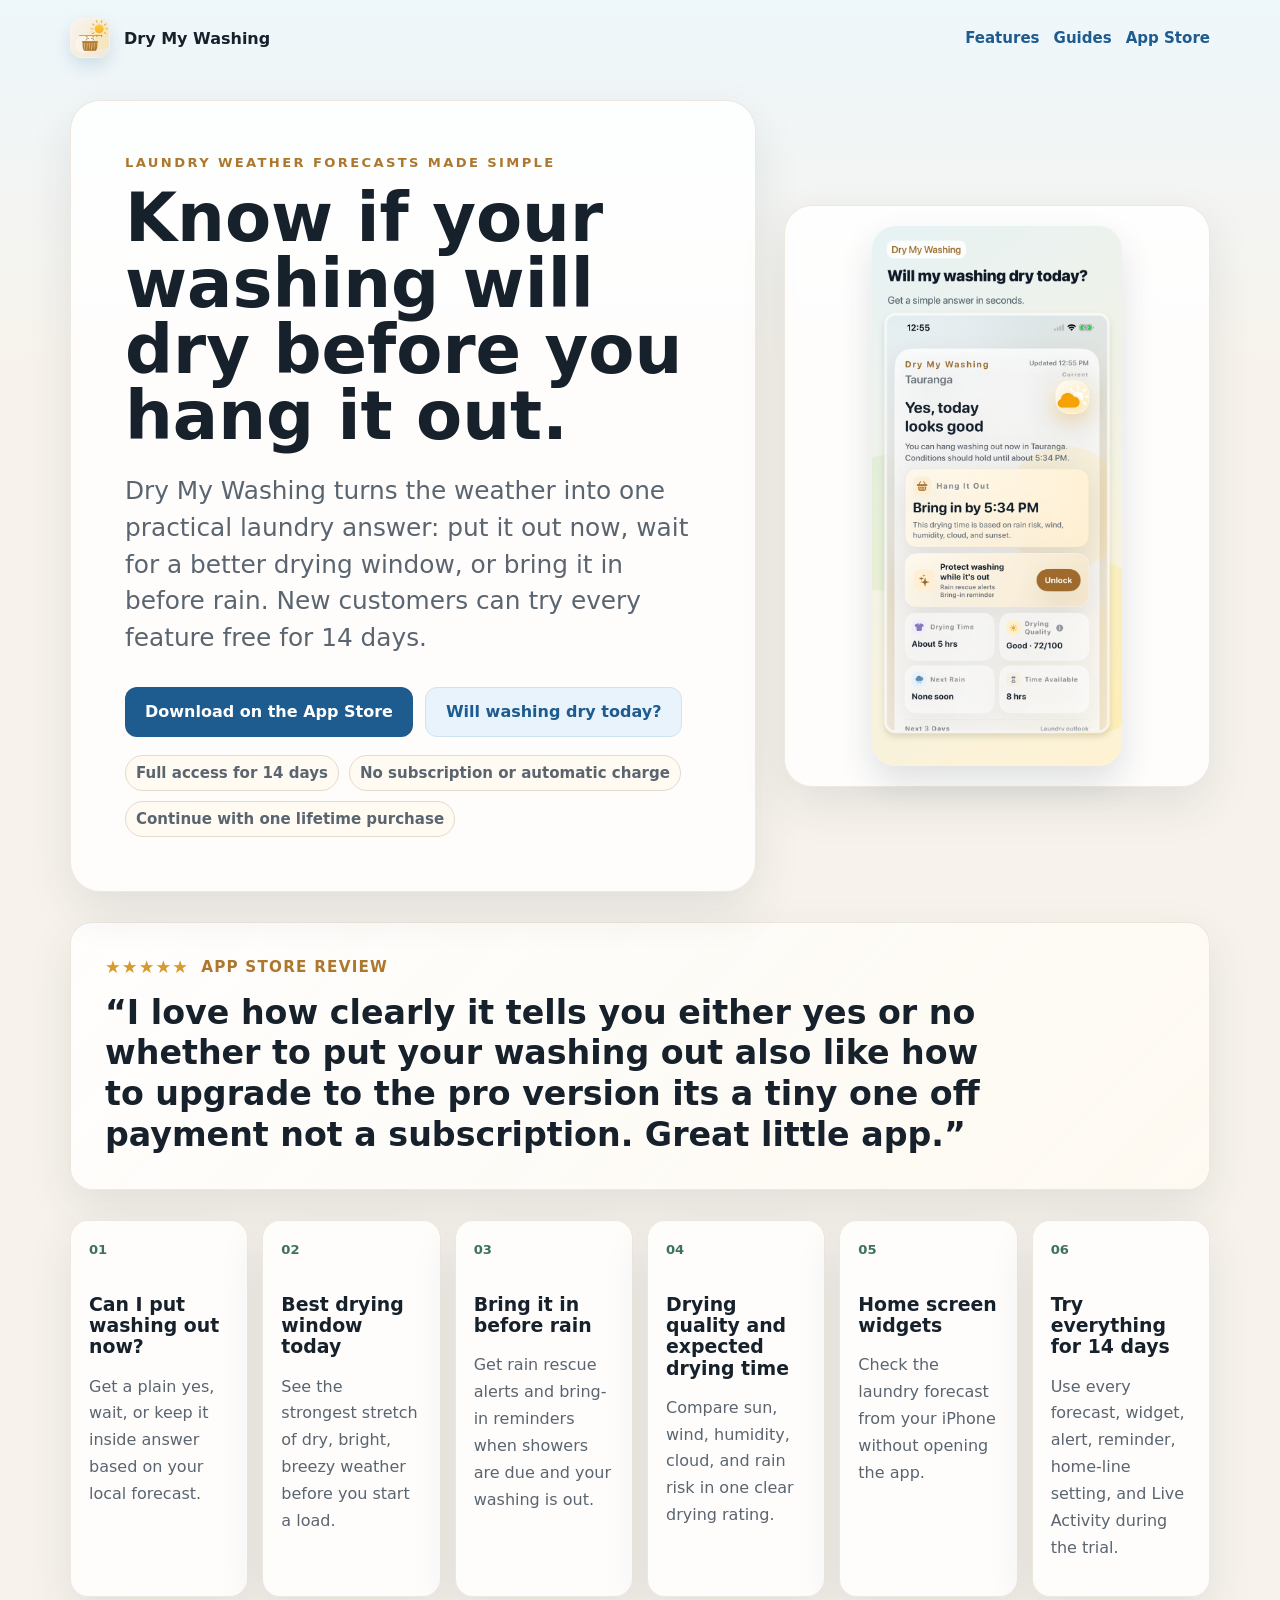
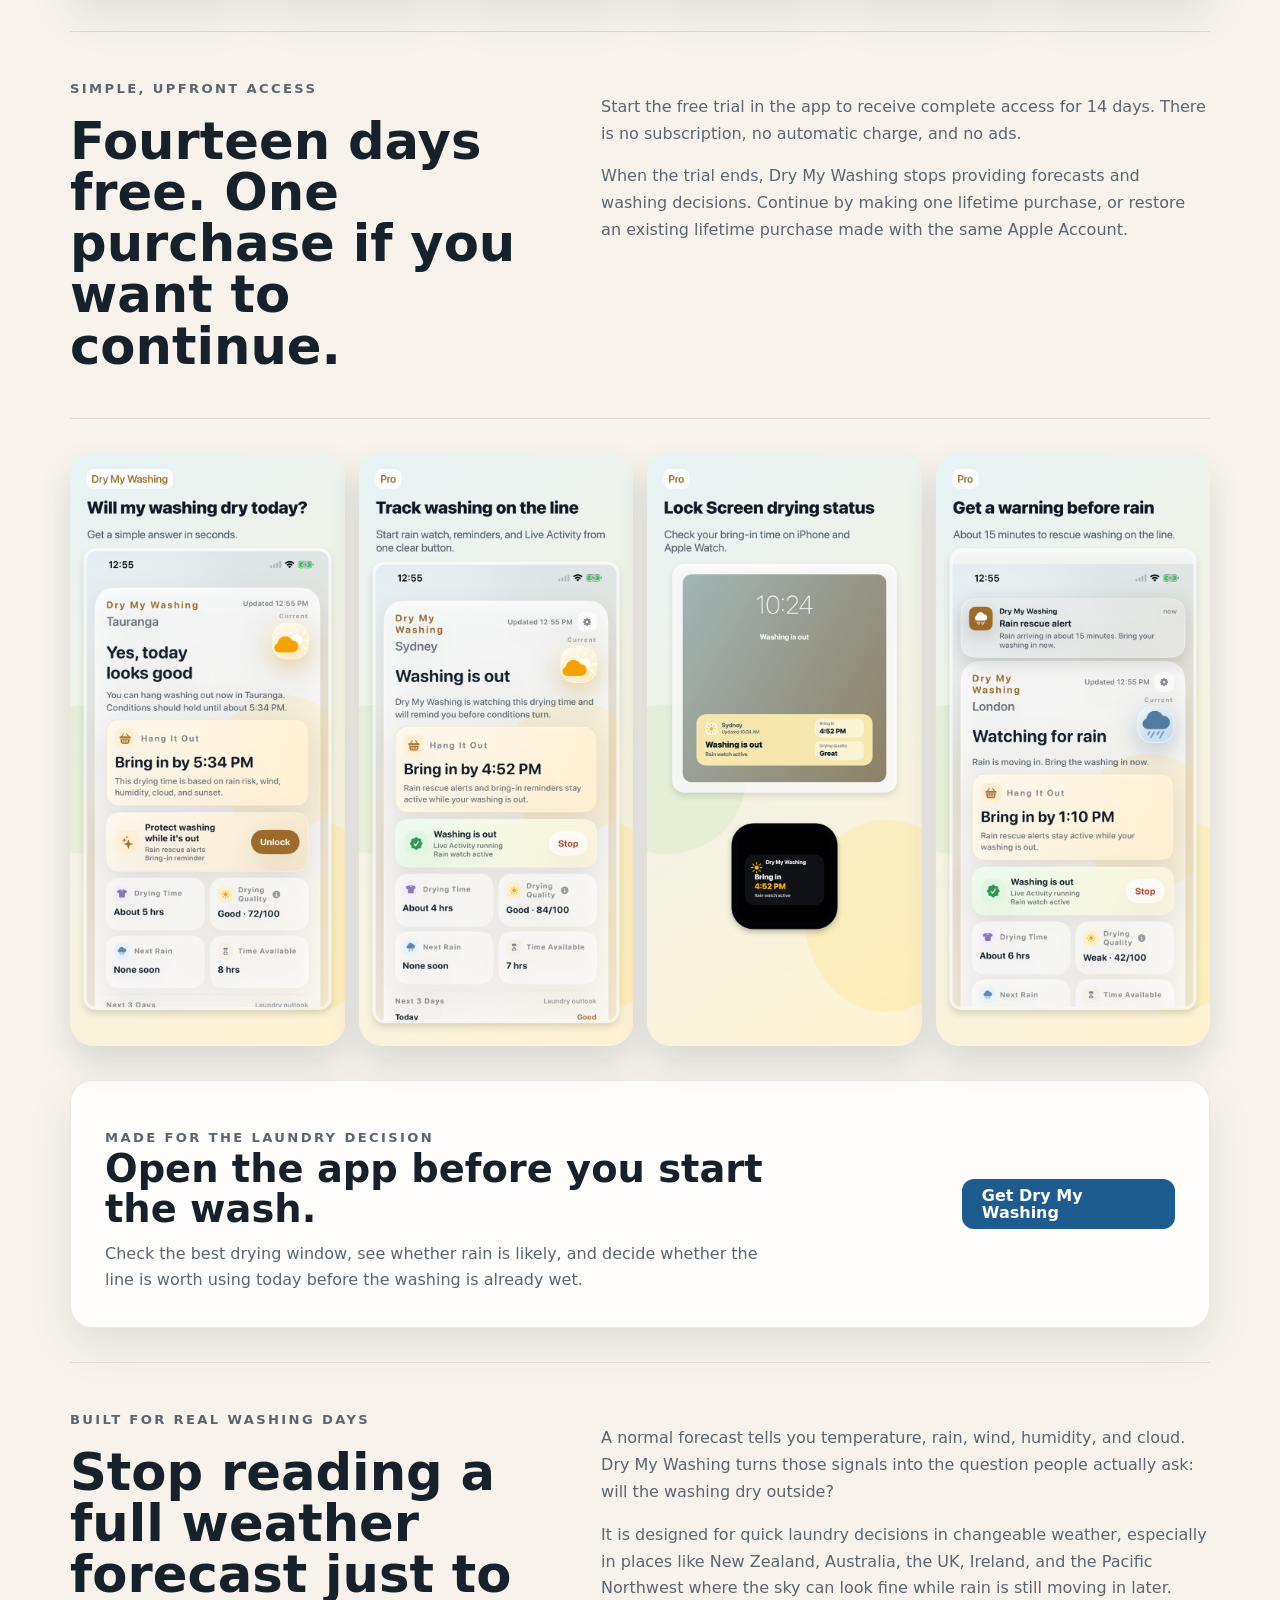
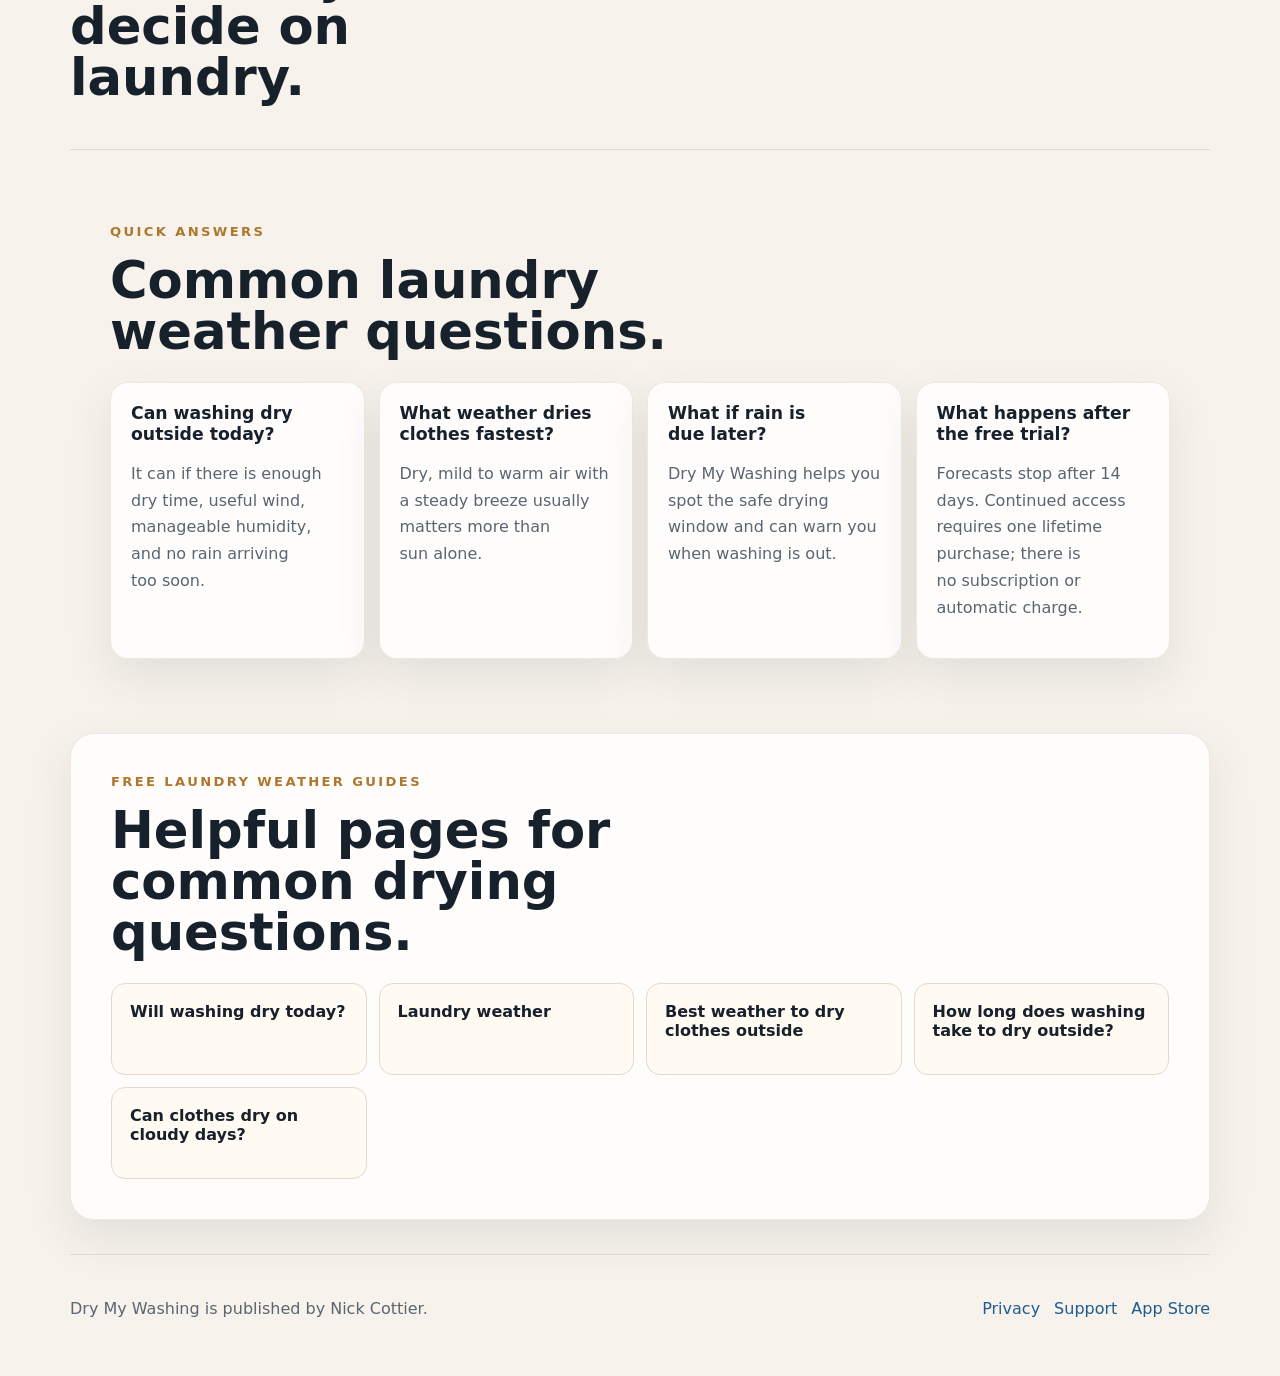
<file: docs/index.html>
<!doctype html>
<html lang="en">
<head>
  <meta charset="utf-8">
  <meta name="viewport" content="width=device-width, initial-scale=1">
  <title>Dry My Washing | Laundry weather forecasts made simple</title>
  <meta name="description" content="Try every Dry My Washing forecast, widget, reminder, rain alert, and Live Activity free for 14 days. No subscription or automatic charge; continue with one lifetime purchase.">
  <meta name="application-name" content="Dry My Washing">
  <meta name="apple-itunes-app" content="app-id=6762948256">
  <meta property="og:site_name" content="Dry My Washing">
  <meta property="og:title" content="Dry My Washing | Laundry weather forecasts made simple">
  <meta property="og:description" content="Know if your washing will dry before you hang it out. Try the complete app free for 14 days, with no subscription or automatic charge.">
  <meta property="og:type" content="website">
  <meta property="og:url" content="https://nhcottier.github.io/DryMyWashing/">
  <meta property="og:image" content="https://nhcottier.github.io/DryMyWashing/assets/good-window.png">
  <meta name="twitter:card" content="summary_large_image">
  <meta name="twitter:title" content="Dry My Washing | Laundry weather forecasts made simple">
  <meta name="twitter:description" content="Try the complete laundry forecast app free for 14 days. No subscription or automatic charge.">
  <meta name="twitter:image" content="https://nhcottier.github.io/DryMyWashing/assets/good-window.png">
  <link rel="canonical" href="https://nhcottier.github.io/DryMyWashing/">
  <link rel="stylesheet" href="./styles.css">
  <script type="application/ld+json">
    {
      "@context": "https://schema.org",
      "@type": "SoftwareApplication",
      "name": "Dry My Washing",
      "applicationCategory": "WeatherApplication",
      "operatingSystem": "iOS",
      "description": "Dry My Washing turns the weather forecast into a simple laundry decision. New customers can try the complete app free for 14 days, then continue with one lifetime purchase.",
      "url": "https://nhcottier.github.io/DryMyWashing/",
      "downloadUrl": "https://apps.apple.com/nz/app/dry-my-washing/id6762948256?uo=4",
      "image": "https://nhcottier.github.io/DryMyWashing/assets/good-window.png",
      "aggregateRating": {
        "@type": "AggregateRating",
        "ratingValue": "5",
        "bestRating": "5",
        "ratingCount": "1"
      },
      "review": {
        "@type": "Review",
        "reviewRating": {
          "@type": "Rating",
          "ratingValue": "5",
          "bestRating": "5"
        },
        "author": {
          "@type": "Person",
          "name": "App Store reviewer"
        },
        "reviewBody": "I love how clearly it tells you either yes or no whether to put your washing out also like how to upgrade to the pro version its a tiny one off payment not a subscription. Great little app."
      },
      "offers": {
        "@type": "Offer",
        "price": "0",
        "priceCurrency": "USD"
      }
    }
  </script>
</head>
<body>
  <header class="site-header">
    <a class="brand" href="./" aria-label="Dry My Washing home">
      <img class="brand-mark" src="./assets/app-icon.png" alt="" width="40" height="40">
      <span>Dry My Washing</span>
    </a>
    <nav class="top-nav" aria-label="Main navigation">
      <a href="#features">Features</a>
      <a href="./will-washing-dry-today/">Guides</a>
      <a href="https://apps.apple.com/nz/app/dry-my-washing/id6762948256?uo=4">App Store</a>
    </nav>
  </header>

  <main>
    <section class="hero">
      <div class="hero-copy">
        <p class="eyebrow">Laundry weather forecasts made simple</p>
        <h1>Know if your washing will dry before you hang it out.</h1>
        <p class="lead">
          Dry My Washing turns the weather into one practical laundry answer:
          put it out now, wait for a better drying window, or bring it in before rain.
          New customers can try every feature free for 14 days.
        </p>
        <div class="actions">
          <a class="button primary" href="https://apps.apple.com/nz/app/dry-my-washing/id6762948256?uo=4">Download on the App Store</a>
          <a class="button secondary" href="./will-washing-dry-today/">Will washing dry today?</a>
        </div>
        <ul class="quick-proof" aria-label="Dry My Washing highlights">
          <li>Full access for 14 days</li>
          <li>No subscription or automatic charge</li>
          <li>Continue with one lifetime purchase</li>
        </ul>
      </div>
      <div class="hero-media" aria-label="Dry My Washing app preview">
        <img src="./assets/good-window.png" alt="Dry My Washing showing the best drying window today">
      </div>
    </section>

    <section class="review-section" aria-label="App Store review">
      <div class="review-card">
        <div class="review-rating" aria-label="5 out of 5 stars">
          <span aria-hidden="true">&#9733;&#9733;&#9733;&#9733;&#9733;</span>
          <span>App Store review</span>
        </div>
        <blockquote>
          <p>
            “I love how clearly it tells you either yes or no whether to put your washing out
            also like how to upgrade to the pro version its a tiny one off payment not a
            subscription. Great little app.”
          </p>
        </blockquote>
      </div>
    </section>

    <section id="features" class="feature-strip" aria-label="Dry My Washing features">
      <article>
        <span>01</span>
        <h2>Can I put washing out now?</h2>
        <p>Get a plain yes, wait, or keep it inside answer based on your local forecast.</p>
      </article>
      <article>
        <span>02</span>
        <h2>Best drying window today</h2>
        <p>See the strongest stretch of dry, bright, breezy weather before you start a load.</p>
      </article>
      <article>
        <span>03</span>
        <h2>Bring it in before rain</h2>
        <p>Get rain rescue alerts and bring-in reminders when showers are due and your washing is out.</p>
      </article>
      <article>
        <span>04</span>
        <h2>Drying quality and expected drying time</h2>
        <p>Compare sun, wind, humidity, cloud, and rain risk in one clear drying rating.</p>
      </article>
      <article>
        <span>05</span>
        <h2>Home screen widgets</h2>
        <p>Check the laundry forecast from your iPhone without opening the app.</p>
      </article>
      <article>
        <span>06</span>
        <h2>Try everything for 14 days</h2>
        <p>Use every forecast, widget, alert, reminder, home-line setting, and Live Activity during the trial.</p>
      </article>
    </section>

    <section class="content-grid" aria-label="Trial and lifetime access">
      <div>
        <p class="eyebrow">Simple, upfront access</p>
        <h2>Fourteen days free. One purchase if you want to continue.</h2>
      </div>
      <div>
        <p>
          Start the free trial in the app to receive complete access for 14 days. There is no
          subscription, no automatic charge, and no ads.
        </p>
        <p>
          When the trial ends, Dry My Washing stops providing forecasts and washing decisions.
          Continue by making one lifetime purchase, or restore an existing lifetime purchase
          made with the same Apple Account.
        </p>
      </div>
    </section>

    <section class="screenshot-band" aria-label="App screens">
      <img src="./assets/good-window.png" alt="Good drying window in Dry My Washing">
      <img src="./assets/washing-out.png" alt="Washing-out tracking in Dry My Washing">
      <img src="./assets/live-activity.png" alt="Lock Screen and Apple Watch Live Activity in Dry My Washing">
      <img src="./assets/rain-rescue-alert.png" alt="Rain rescue alert in Dry My Washing">
    </section>

    <section class="conversion-panel" aria-label="Download Dry My Washing">
      <div>
        <p class="eyebrow">Made for the laundry decision</p>
        <h2>Open the app before you start the wash.</h2>
        <p>
          Check the best drying window, see whether rain is likely, and decide whether the line is
          worth using today before the washing is already wet.
        </p>
      </div>
      <a class="button primary" href="https://apps.apple.com/nz/app/dry-my-washing/id6762948256?uo=4">Get Dry My Washing</a>
    </section>

    <section class="content-grid">
      <div>
        <p class="eyebrow">Built for real washing days</p>
        <h2>Stop reading a full weather forecast just to decide on laundry.</h2>
      </div>
      <div>
        <p>
          A normal forecast tells you temperature, rain, wind, humidity, and cloud. Dry My Washing
          turns those signals into the question people actually ask: will the washing dry outside?
        </p>
        <p>
          It is designed for quick laundry decisions in changeable weather, especially in places
          like New Zealand, Australia, the UK, Ireland, and the Pacific Northwest where the sky
          can look fine while rain is still moving in later.
        </p>
      </div>
    </section>

    <section class="faq-section" aria-label="Dry My Washing questions">
      <div class="section-head">
        <p class="eyebrow">Quick answers</p>
        <h2>Common laundry weather questions.</h2>
      </div>
      <div class="faq-grid">
        <article>
          <h3>Can washing dry outside today?</h3>
          <p>It can if there is enough dry time, useful wind, manageable humidity, and no rain arriving too soon.</p>
        </article>
        <article>
          <h3>What weather dries clothes fastest?</h3>
          <p>Dry, mild to warm air with a steady breeze usually matters more than sun alone.</p>
        </article>
        <article>
          <h3>What if rain is due later?</h3>
          <p>Dry My Washing helps you spot the safe drying window and can warn you when washing is out.</p>
        </article>
        <article>
          <h3>What happens after the free trial?</h3>
          <p>Forecasts stop after 14 days. Continued access requires one lifetime purchase; there is no subscription or automatic charge.</p>
        </article>
      </div>
    </section>

    <section class="guide-section" aria-label="Laundry weather guides">
      <div class="section-head">
        <p class="eyebrow">Free laundry weather guides</p>
        <h2>Helpful pages for common drying questions.</h2>
      </div>
      <div class="guide-grid">
        <a href="./will-washing-dry-today/">Will washing dry today?</a>
        <a href="./laundry-weather/">Laundry weather</a>
        <a href="./best-weather-to-dry-clothes-outside/">Best weather to dry clothes outside</a>
        <a href="./how-long-does-washing-take-to-dry-outside/">How long does washing take to dry outside?</a>
        <a href="./can-clothes-dry-on-cloudy-days/">Can clothes dry on cloudy days?</a>
      </div>
    </section>

  </main>

  <footer class="site-footer">
    <p>Dry My Washing is published by Nick Cottier.</p>
    <nav aria-label="Footer navigation">
      <a href="./privacy.html">Privacy</a>
      <a href="./support/">Support</a>
      <a href="https://apps.apple.com/nz/app/dry-my-washing/id6762948256?uo=4">App Store</a>
    </nav>
  </footer>
</body>
</html>
</file>
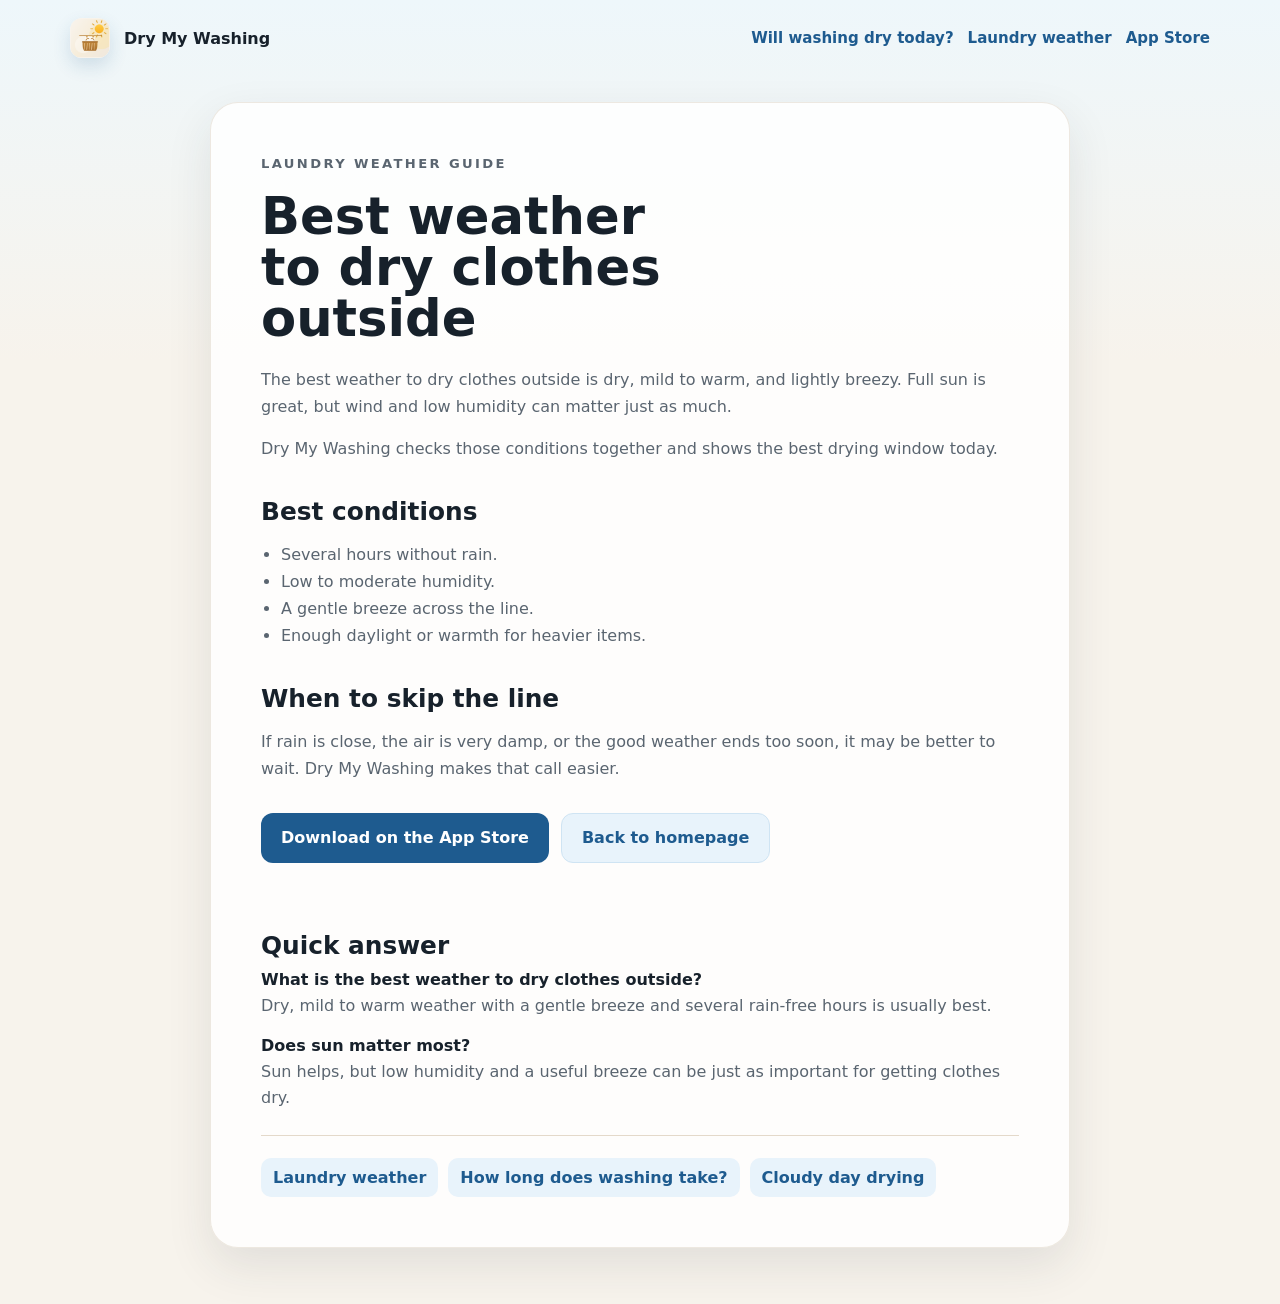
<file: docs/best-weather-to-dry-clothes-outside/index.html>
<!doctype html>
<html lang="en">
<head>
  <meta charset="utf-8">
  <meta name="viewport" content="width=device-width, initial-scale=1">
  <title>Best weather to dry clothes outside | Dry My Washing</title>
  <meta name="description" content="The best weather to dry clothes outside is dry, mild to warm, lightly breezy, and rain-free for several hours. Dry My Washing finds the best drying window.">
  <meta name="application-name" content="Dry My Washing">
  <meta name="apple-itunes-app" content="app-id=6762948256">
  <meta property="og:site_name" content="Dry My Washing">
  <meta property="og:title" content="Best weather to dry clothes outside">
  <meta property="og:description" content="Learn what makes good outdoor drying weather and use Dry My Washing to find today's best window.">
  <meta property="og:type" content="article">
  <meta property="og:url" content="https://nhcottier.github.io/DryMyWashing/best-weather-to-dry-clothes-outside/">
  <meta property="og:image" content="https://nhcottier.github.io/DryMyWashing/assets/good-window.png">
  <meta name="twitter:card" content="summary_large_image">
  <link rel="canonical" href="https://nhcottier.github.io/DryMyWashing/best-weather-to-dry-clothes-outside/">
  <link rel="stylesheet" href="../styles.css">
</head>
<body>
  <header class="site-header">
    <a class="brand" href="../"><img class="brand-mark" src="../assets/app-icon.png" alt="" width="40" height="40"><span>Dry My Washing</span></a>
    <nav class="top-nav"><a href="../will-washing-dry-today/">Will washing dry today?</a><a href="../laundry-weather/">Laundry weather</a><a href="https://apps.apple.com/nz/app/dry-my-washing/id6762948256?uo=4">App Store</a></nav>
  </header>
  <main class="article-main">
    <article class="article-page">
      <p class="eyebrow">Laundry weather guide</p>
      <h1>Best weather to dry clothes outside</h1>
      <p>The best weather to dry clothes outside is dry, mild to warm, and lightly breezy. Full sun is great, but wind and low humidity can matter just as much.</p>
      <p>Dry My Washing checks those conditions together and shows the best drying window today.</p>
      <h2>Best conditions</h2>
      <ul>
        <li>Several hours without rain.</li>
        <li>Low to moderate humidity.</li>
        <li>A gentle breeze across the line.</li>
        <li>Enough daylight or warmth for heavier items.</li>
      </ul>
      <h2>When to skip the line</h2>
      <p>If rain is close, the air is very damp, or the good weather ends too soon, it may be better to wait. Dry My Washing makes that call easier.</p>
      <div class="actions"><a class="button primary" href="https://apps.apple.com/nz/app/dry-my-washing/id6762948256?uo=4">Download on the App Store</a><a class="button secondary" href="../">Back to homepage</a></div>
      <section class="article-faq" aria-label="Best weather to dry clothes outside FAQ">
        <h2>Quick answer</h2>
        <dl>
          <div>
            <dt>What is the best weather to dry clothes outside?</dt>
            <dd>Dry, mild to warm weather with a gentle breeze and several rain-free hours is usually best.</dd>
          </div>
          <div>
            <dt>Does sun matter most?</dt>
            <dd>Sun helps, but low humidity and a useful breeze can be just as important for getting clothes dry.</dd>
          </div>
        </dl>
      </section>
      <nav class="article-links" aria-label="Related guides">
        <a href="../laundry-weather/">Laundry weather</a>
        <a href="../how-long-does-washing-take-to-dry-outside/">How long does washing take?</a>
        <a href="../can-clothes-dry-on-cloudy-days/">Cloudy day drying</a>
      </nav>
    </article>
  </main>
</body>
</html>
</file>
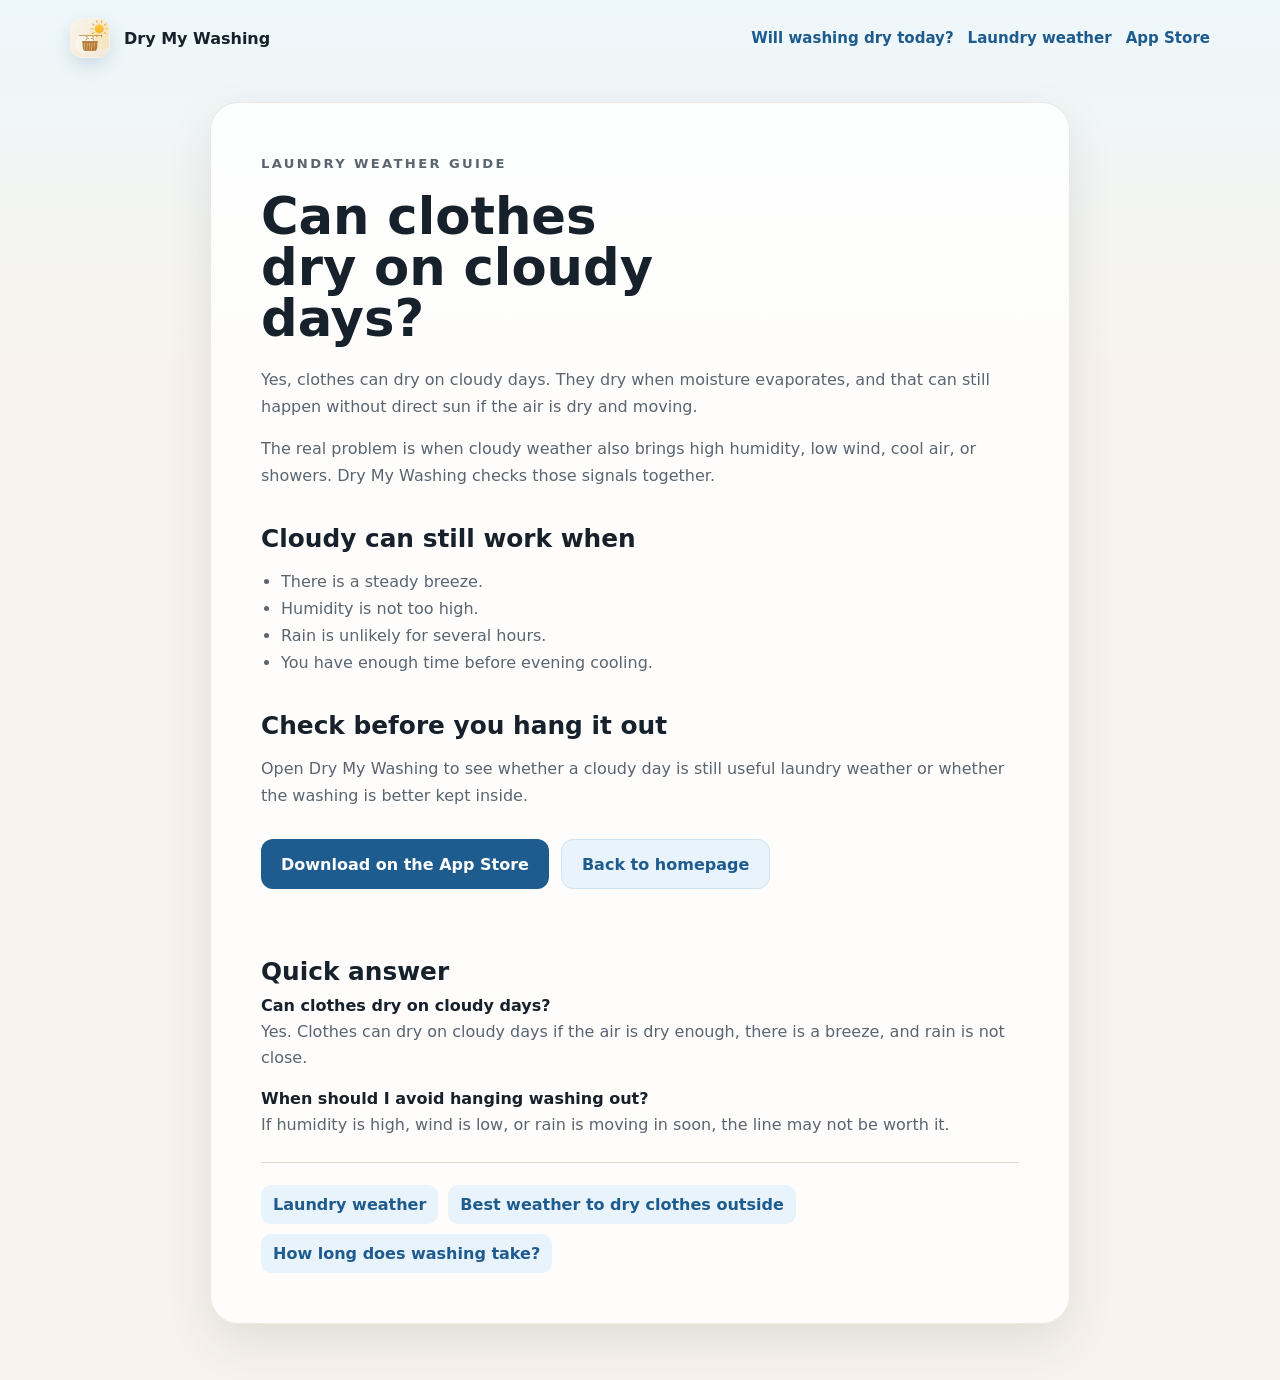
<file: docs/can-clothes-dry-on-cloudy-days/index.html>
<!doctype html>
<html lang="en">
<head>
  <meta charset="utf-8">
  <meta name="viewport" content="width=device-width, initial-scale=1">
  <title>Can clothes dry on cloudy days? | Dry My Washing</title>
  <meta name="description" content="Can clothes dry on cloudy days? Yes, if the air is dry enough, there is wind, and rain stays away. Dry My Washing checks the full laundry forecast.">
  <meta name="application-name" content="Dry My Washing">
  <meta name="apple-itunes-app" content="app-id=6762948256">
  <meta property="og:site_name" content="Dry My Washing">
  <meta property="og:title" content="Can clothes dry on cloudy days?">
  <meta property="og:description" content="Cloudy days can still dry washing if the air is dry, breezy, and rain-free. Dry My Washing gives you a simple call.">
  <meta property="og:type" content="article">
  <meta property="og:url" content="https://nhcottier.github.io/DryMyWashing/can-clothes-dry-on-cloudy-days/">
  <meta property="og:image" content="https://nhcottier.github.io/DryMyWashing/assets/good-window.png">
  <meta name="twitter:card" content="summary_large_image">
  <link rel="canonical" href="https://nhcottier.github.io/DryMyWashing/can-clothes-dry-on-cloudy-days/">
  <link rel="stylesheet" href="../styles.css">
</head>
<body>
  <header class="site-header">
    <a class="brand" href="../"><img class="brand-mark" src="../assets/app-icon.png" alt="" width="40" height="40"><span>Dry My Washing</span></a>
    <nav class="top-nav"><a href="../will-washing-dry-today/">Will washing dry today?</a><a href="../laundry-weather/">Laundry weather</a><a href="https://apps.apple.com/nz/app/dry-my-washing/id6762948256?uo=4">App Store</a></nav>
  </header>
  <main class="article-main">
    <article class="article-page">
      <p class="eyebrow">Laundry weather guide</p>
      <h1>Can clothes dry on cloudy days?</h1>
      <p>Yes, clothes can dry on cloudy days. They dry when moisture evaporates, and that can still happen without direct sun if the air is dry and moving.</p>
      <p>The real problem is when cloudy weather also brings high humidity, low wind, cool air, or showers. Dry My Washing checks those signals together.</p>
      <h2>Cloudy can still work when</h2>
      <ul>
        <li>There is a steady breeze.</li>
        <li>Humidity is not too high.</li>
        <li>Rain is unlikely for several hours.</li>
        <li>You have enough time before evening cooling.</li>
      </ul>
      <h2>Check before you hang it out</h2>
      <p>Open Dry My Washing to see whether a cloudy day is still useful laundry weather or whether the washing is better kept inside.</p>
      <div class="actions"><a class="button primary" href="https://apps.apple.com/nz/app/dry-my-washing/id6762948256?uo=4">Download on the App Store</a><a class="button secondary" href="../">Back to homepage</a></div>
      <section class="article-faq" aria-label="Can clothes dry on cloudy days FAQ">
        <h2>Quick answer</h2>
        <dl>
          <div>
            <dt>Can clothes dry on cloudy days?</dt>
            <dd>Yes. Clothes can dry on cloudy days if the air is dry enough, there is a breeze, and rain is not close.</dd>
          </div>
          <div>
            <dt>When should I avoid hanging washing out?</dt>
            <dd>If humidity is high, wind is low, or rain is moving in soon, the line may not be worth it.</dd>
          </div>
        </dl>
      </section>
      <nav class="article-links" aria-label="Related guides">
        <a href="../laundry-weather/">Laundry weather</a>
        <a href="../best-weather-to-dry-clothes-outside/">Best weather to dry clothes outside</a>
        <a href="../how-long-does-washing-take-to-dry-outside/">How long does washing take?</a>
      </nav>
    </article>
  </main>
</body>
</html>
</file>
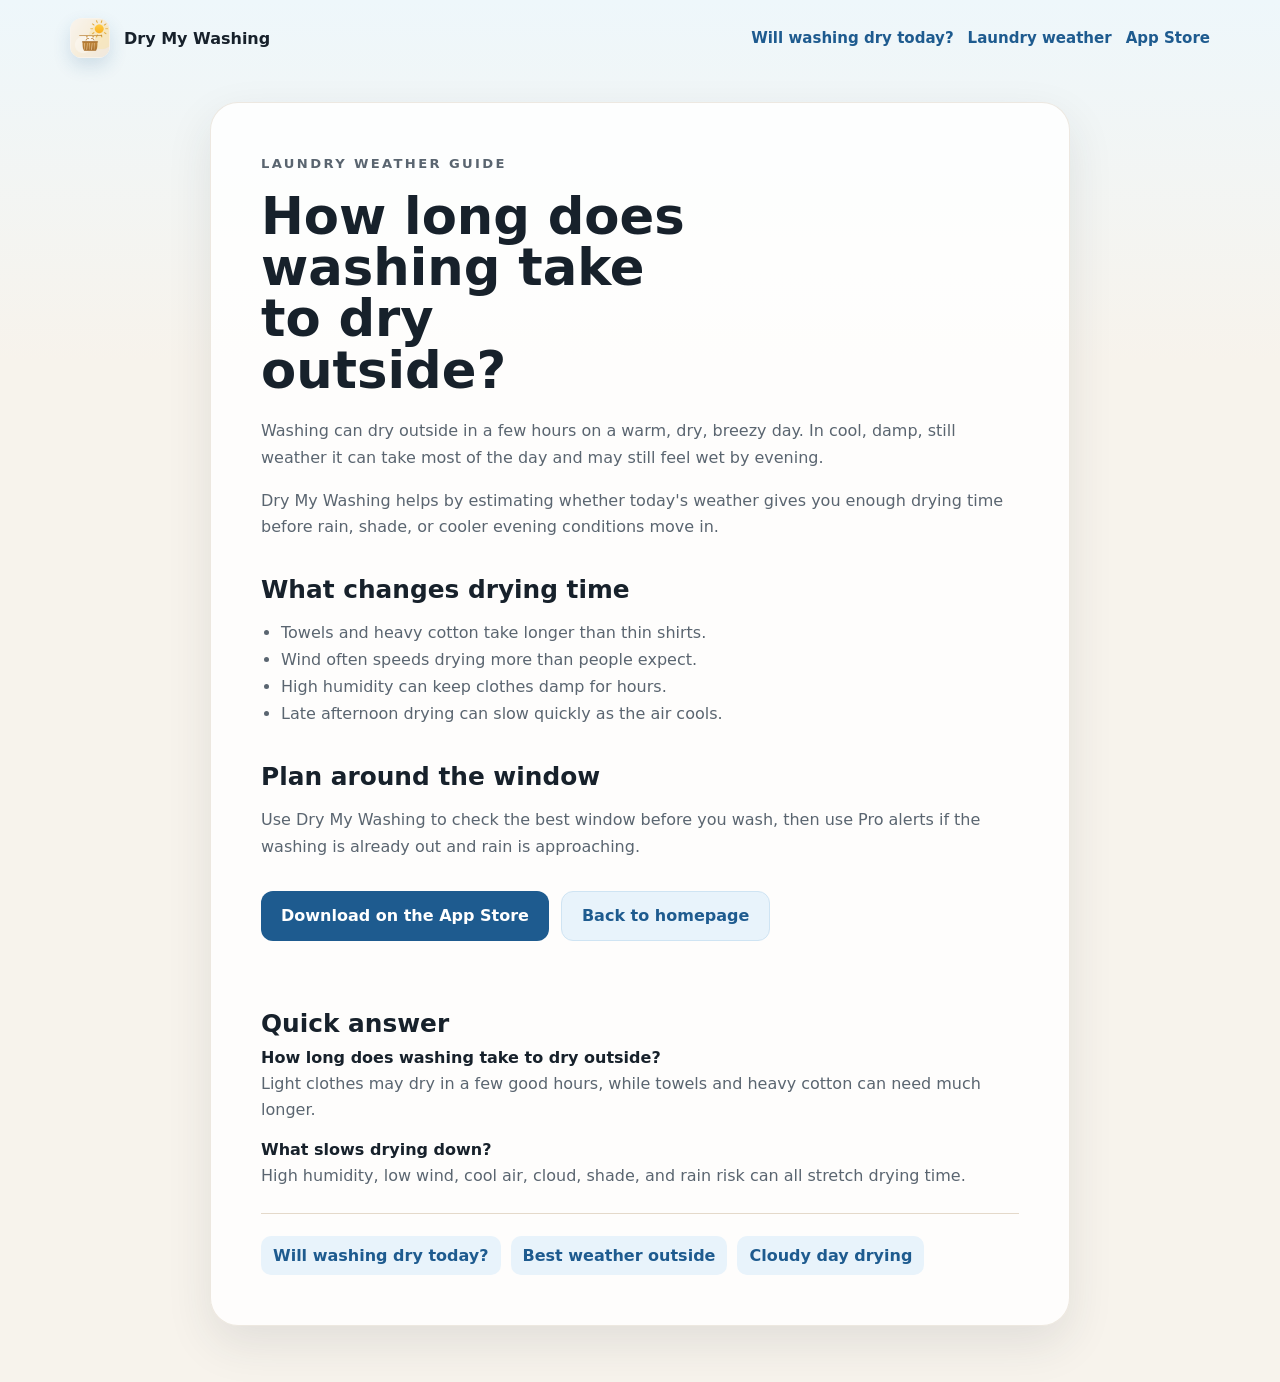
<file: docs/how-long-does-washing-take-to-dry-outside/index.html>
<!doctype html>
<html lang="en">
<head>
  <meta charset="utf-8">
  <meta name="viewport" content="width=device-width, initial-scale=1">
  <title>How long does washing take to dry outside? | Dry My Washing</title>
  <meta name="description" content="How long does washing take to dry outside? It can be a few hours in good weather or much longer in damp, still, cloudy conditions. Dry My Washing estimates the window.">
  <meta name="application-name" content="Dry My Washing">
  <meta name="apple-itunes-app" content="app-id=6762948256">
  <meta property="og:site_name" content="Dry My Washing">
  <meta property="og:title" content="How long does washing take to dry outside?">
  <meta property="og:description" content="A simple guide to outdoor drying time, with Dry My Washing for local drying windows and rain alerts.">
  <meta property="og:type" content="article">
  <meta property="og:url" content="https://nhcottier.github.io/DryMyWashing/how-long-does-washing-take-to-dry-outside/">
  <meta property="og:image" content="https://nhcottier.github.io/DryMyWashing/assets/good-window.png">
  <meta name="twitter:card" content="summary_large_image">
  <link rel="canonical" href="https://nhcottier.github.io/DryMyWashing/how-long-does-washing-take-to-dry-outside/">
  <link rel="stylesheet" href="../styles.css">
</head>
<body>
  <header class="site-header">
    <a class="brand" href="../"><img class="brand-mark" src="../assets/app-icon.png" alt="" width="40" height="40"><span>Dry My Washing</span></a>
    <nav class="top-nav"><a href="../will-washing-dry-today/">Will washing dry today?</a><a href="../laundry-weather/">Laundry weather</a><a href="https://apps.apple.com/nz/app/dry-my-washing/id6762948256?uo=4">App Store</a></nav>
  </header>
  <main class="article-main">
    <article class="article-page">
      <p class="eyebrow">Laundry weather guide</p>
      <h1>How long does washing take to dry outside?</h1>
      <p>Washing can dry outside in a few hours on a warm, dry, breezy day. In cool, damp, still weather it can take most of the day and may still feel wet by evening.</p>
      <p>Dry My Washing helps by estimating whether today's weather gives you enough drying time before rain, shade, or cooler evening conditions move in.</p>
      <h2>What changes drying time</h2>
      <ul>
        <li>Towels and heavy cotton take longer than thin shirts.</li>
        <li>Wind often speeds drying more than people expect.</li>
        <li>High humidity can keep clothes damp for hours.</li>
        <li>Late afternoon drying can slow quickly as the air cools.</li>
      </ul>
      <h2>Plan around the window</h2>
      <p>Use Dry My Washing to check the best window before you wash, then use Pro alerts if the washing is already out and rain is approaching.</p>
      <div class="actions"><a class="button primary" href="https://apps.apple.com/nz/app/dry-my-washing/id6762948256?uo=4">Download on the App Store</a><a class="button secondary" href="../">Back to homepage</a></div>
      <section class="article-faq" aria-label="How long washing takes to dry outside FAQ">
        <h2>Quick answer</h2>
        <dl>
          <div>
            <dt>How long does washing take to dry outside?</dt>
            <dd>Light clothes may dry in a few good hours, while towels and heavy cotton can need much longer.</dd>
          </div>
          <div>
            <dt>What slows drying down?</dt>
            <dd>High humidity, low wind, cool air, cloud, shade, and rain risk can all stretch drying time.</dd>
          </div>
        </dl>
      </section>
      <nav class="article-links" aria-label="Related guides">
        <a href="../will-washing-dry-today/">Will washing dry today?</a>
        <a href="../best-weather-to-dry-clothes-outside/">Best weather outside</a>
        <a href="../can-clothes-dry-on-cloudy-days/">Cloudy day drying</a>
      </nav>
    </article>
  </main>
</body>
</html>
</file>
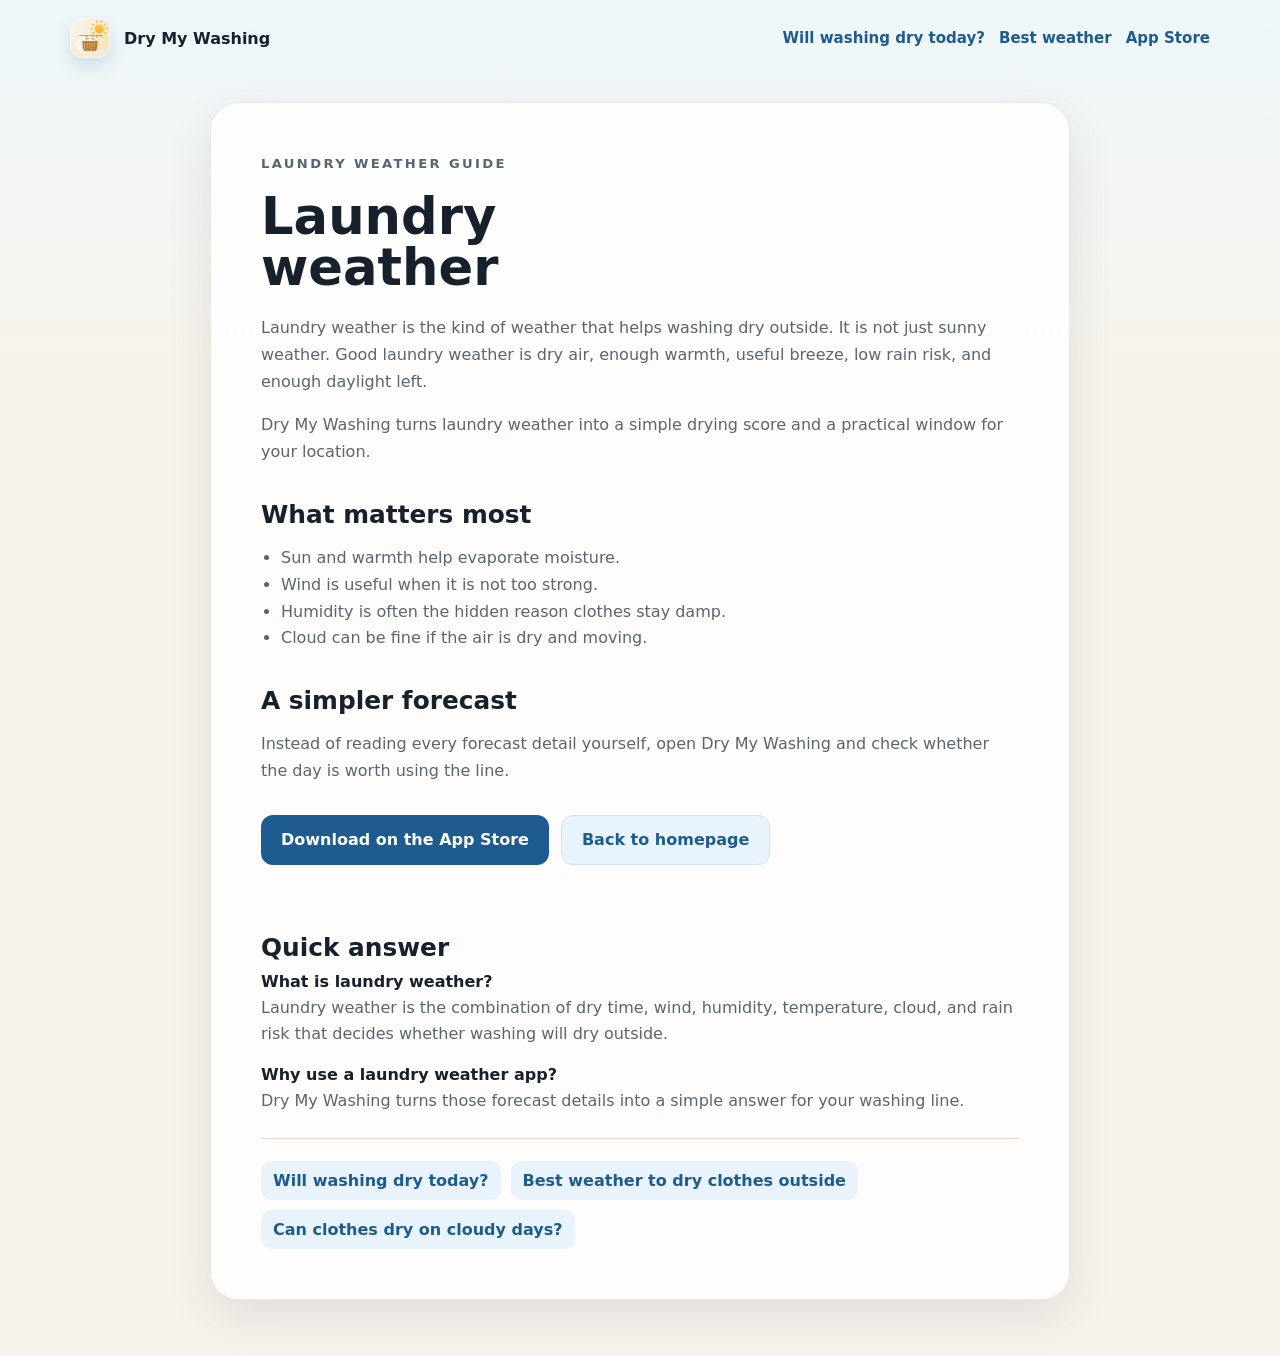
<file: docs/laundry-weather/index.html>
<!doctype html>
<html lang="en">
<head>
  <meta charset="utf-8">
  <meta name="viewport" content="width=device-width, initial-scale=1">
  <title>Laundry weather | Dry My Washing</title>
  <meta name="description" content="Laundry weather means the mix of sun, wind, humidity, cloud, temperature, and rain risk that decides if clothes will dry outside.">
  <meta name="application-name" content="Dry My Washing">
  <meta name="apple-itunes-app" content="app-id=6762948256">
  <meta property="og:site_name" content="Dry My Washing">
  <meta property="og:title" content="Laundry weather">
  <meta property="og:description" content="Understand laundry weather and get a simple drying decision with Dry My Washing.">
  <meta property="og:type" content="article">
  <meta property="og:url" content="https://nhcottier.github.io/DryMyWashing/laundry-weather/">
  <meta property="og:image" content="https://nhcottier.github.io/DryMyWashing/assets/good-window.png">
  <meta name="twitter:card" content="summary_large_image">
  <link rel="canonical" href="https://nhcottier.github.io/DryMyWashing/laundry-weather/">
  <link rel="stylesheet" href="../styles.css">
</head>
<body>
  <header class="site-header">
    <a class="brand" href="../"><img class="brand-mark" src="../assets/app-icon.png" alt="" width="40" height="40"><span>Dry My Washing</span></a>
    <nav class="top-nav"><a href="../will-washing-dry-today/">Will washing dry today?</a><a href="../best-weather-to-dry-clothes-outside/">Best weather</a><a href="https://apps.apple.com/nz/app/dry-my-washing/id6762948256?uo=4">App Store</a></nav>
  </header>
  <main class="article-main">
    <article class="article-page">
      <p class="eyebrow">Laundry weather guide</p>
      <h1>Laundry weather</h1>
      <p>Laundry weather is the kind of weather that helps washing dry outside. It is not just sunny weather. Good laundry weather is dry air, enough warmth, useful breeze, low rain risk, and enough daylight left.</p>
      <p>Dry My Washing turns laundry weather into a simple drying score and a practical window for your location.</p>
      <h2>What matters most</h2>
      <ul>
        <li>Sun and warmth help evaporate moisture.</li>
        <li>Wind is useful when it is not too strong.</li>
        <li>Humidity is often the hidden reason clothes stay damp.</li>
        <li>Cloud can be fine if the air is dry and moving.</li>
      </ul>
      <h2>A simpler forecast</h2>
      <p>Instead of reading every forecast detail yourself, open Dry My Washing and check whether the day is worth using the line.</p>
      <div class="actions"><a class="button primary" href="https://apps.apple.com/nz/app/dry-my-washing/id6762948256?uo=4">Download on the App Store</a><a class="button secondary" href="../">Back to homepage</a></div>
      <section class="article-faq" aria-label="Laundry weather FAQ">
        <h2>Quick answer</h2>
        <dl>
          <div>
            <dt>What is laundry weather?</dt>
            <dd>Laundry weather is the combination of dry time, wind, humidity, temperature, cloud, and rain risk that decides whether washing will dry outside.</dd>
          </div>
          <div>
            <dt>Why use a laundry weather app?</dt>
            <dd>Dry My Washing turns those forecast details into a simple answer for your washing line.</dd>
          </div>
        </dl>
      </section>
      <nav class="article-links" aria-label="Related guides">
        <a href="../will-washing-dry-today/">Will washing dry today?</a>
        <a href="../best-weather-to-dry-clothes-outside/">Best weather to dry clothes outside</a>
        <a href="../can-clothes-dry-on-cloudy-days/">Can clothes dry on cloudy days?</a>
      </nav>
    </article>
  </main>
</body>
</html>
</file>
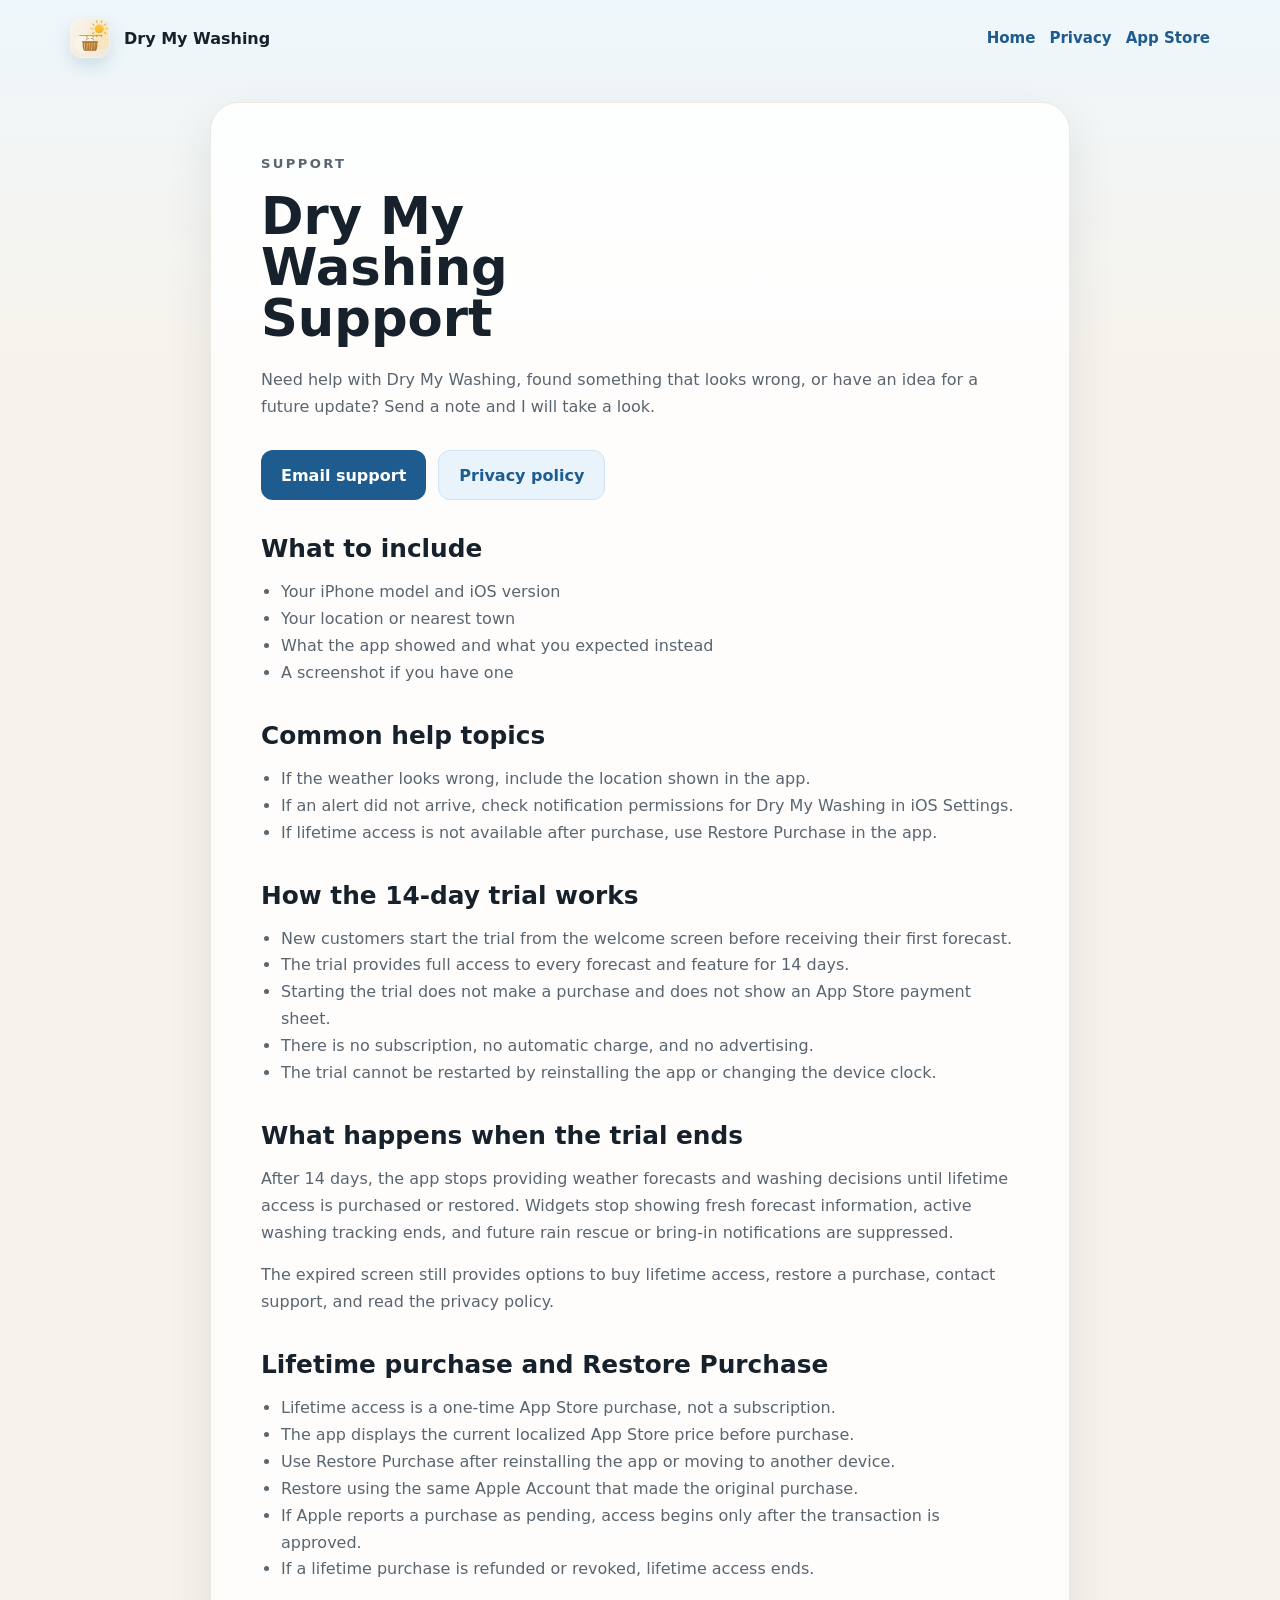
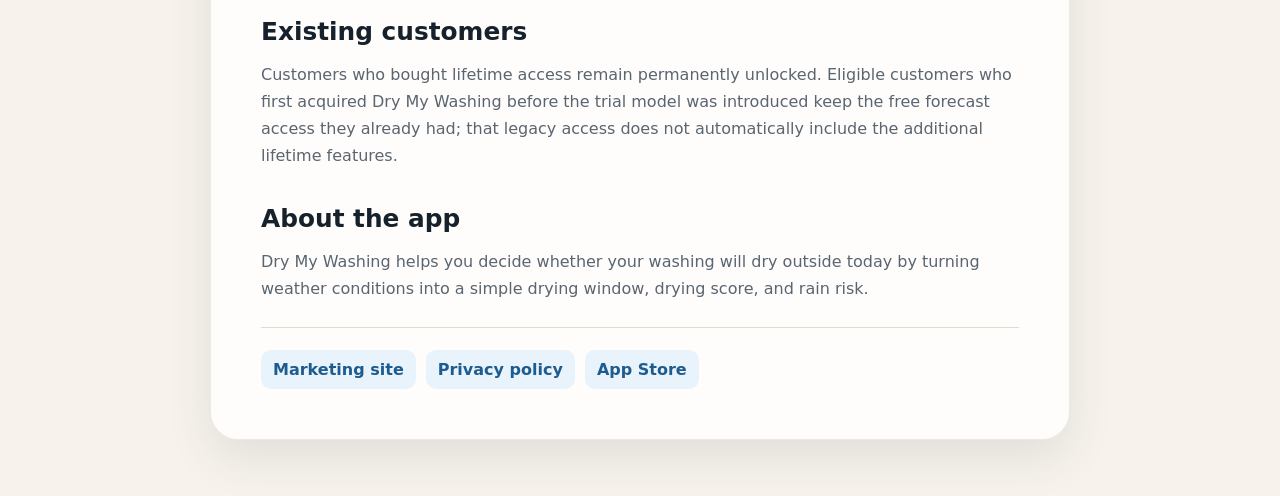
<file: docs/support/index.html>
<!doctype html>
<html lang="en">
<head>
  <meta charset="utf-8">
  <meta name="viewport" content="width=device-width, initial-scale=1">
  <title>Dry My Washing Support</title>
  <meta name="description" content="Get help with the Dry My Washing 14-day trial, lifetime purchase, Restore Purchase, forecasts, widgets, alerts, and privacy.">
  <meta name="application-name" content="Dry My Washing">
  <meta name="apple-itunes-app" content="app-id=6762948256">
  <meta property="og:site_name" content="Dry My Washing">
  <meta property="og:title" content="Dry My Washing Support">
  <meta property="og:description" content="Help with the 14-day trial, lifetime access, restoring a purchase, forecasts, widgets, alerts, and privacy.">
  <meta property="og:type" content="website">
  <meta property="og:url" content="https://nhcottier.github.io/DryMyWashing/support/">
  <meta property="og:image" content="https://nhcottier.github.io/DryMyWashing/assets/app-icon.png">
  <meta name="twitter:card" content="summary">
  <link rel="canonical" href="https://nhcottier.github.io/DryMyWashing/support/">
  <link rel="stylesheet" href="../styles.css">
</head>
<body>
  <header class="site-header">
    <a class="brand" href="../" aria-label="Dry My Washing home">
      <img class="brand-mark" src="../assets/app-icon.png" alt="" width="40" height="40">
      <span>Dry My Washing</span>
    </a>
    <nav class="top-nav" aria-label="Support navigation">
      <a href="../">Home</a>
      <a href="../privacy.html">Privacy</a>
      <a href="https://apps.apple.com/nz/app/dry-my-washing/id6762948256?uo=4">App Store</a>
    </nav>
  </header>

  <main class="article-main">
    <article class="article-page">
      <p class="eyebrow">Support</p>
      <h1>Dry My Washing Support</h1>
      <p>
        Need help with Dry My Washing, found something that looks wrong, or have an idea for a
        future update? Send a note and I will take a look.
      </p>

      <div class="actions">
        <a class="button primary" href="mailto:nick@hyspecs.co.nz?subject=Dry%20My%20Washing%20Support&amp;body=Hi%20Nick%2C%0A%0AI%20need%20help%20with%20Dry%20My%20Washing.%0A%0ADevice%20model%3A%0AiOS%20version%3A%0ALocation%20or%20nearest%20town%3A%0AWhat%20happened%3A%0A">Email support</a>
        <a class="button secondary" href="../privacy.html">Privacy policy</a>
      </div>

      <h2>What to include</h2>
      <ul>
        <li>Your iPhone model and iOS version</li>
        <li>Your location or nearest town</li>
        <li>What the app showed and what you expected instead</li>
        <li>A screenshot if you have one</li>
      </ul>

      <h2>Common help topics</h2>
      <ul>
        <li>If the weather looks wrong, include the location shown in the app.</li>
        <li>If an alert did not arrive, check notification permissions for Dry My Washing in iOS Settings.</li>
        <li>If lifetime access is not available after purchase, use Restore Purchase in the app.</li>
      </ul>

      <h2>How the 14-day trial works</h2>
      <ul>
        <li>New customers start the trial from the welcome screen before receiving their first forecast.</li>
        <li>The trial provides full access to every forecast and feature for 14 days.</li>
        <li>Starting the trial does not make a purchase and does not show an App Store payment sheet.</li>
        <li>There is no subscription, no automatic charge, and no advertising.</li>
        <li>The trial cannot be restarted by reinstalling the app or changing the device clock.</li>
      </ul>

      <h2>What happens when the trial ends</h2>
      <p>
        After 14 days, the app stops providing weather forecasts and washing decisions until
        lifetime access is purchased or restored. Widgets stop showing fresh forecast information,
        active washing tracking ends, and future rain rescue or bring-in notifications are suppressed.
      </p>
      <p>
        The expired screen still provides options to buy lifetime access, restore a purchase,
        contact support, and read the privacy policy.
      </p>

      <h2>Lifetime purchase and Restore Purchase</h2>
      <ul>
        <li>Lifetime access is a one-time App Store purchase, not a subscription.</li>
        <li>The app displays the current localized App Store price before purchase.</li>
        <li>Use Restore Purchase after reinstalling the app or moving to another device.</li>
        <li>Restore using the same Apple Account that made the original purchase.</li>
        <li>If Apple reports a purchase as pending, access begins only after the transaction is approved.</li>
        <li>If a lifetime purchase is refunded or revoked, lifetime access ends.</li>
      </ul>

      <h2>Existing customers</h2>
      <p>
        Customers who bought lifetime access remain permanently unlocked. Eligible customers who
        first acquired Dry My Washing before the trial model was introduced keep the free forecast
        access they already had; that legacy access does not automatically include the additional
        lifetime features.
      </p>

      <h2>About the app</h2>
      <p>
        Dry My Washing helps you decide whether your washing will dry outside today by turning
        weather conditions into a simple drying window, drying score, and rain risk.
      </p>

      <nav class="article-links" aria-label="Support links">
        <a href="../">Marketing site</a>
        <a href="../privacy.html">Privacy policy</a>
        <a href="https://apps.apple.com/nz/app/dry-my-washing/id6762948256?uo=4">App Store</a>
      </nav>
    </article>
  </main>
</body>
</html>
</file>
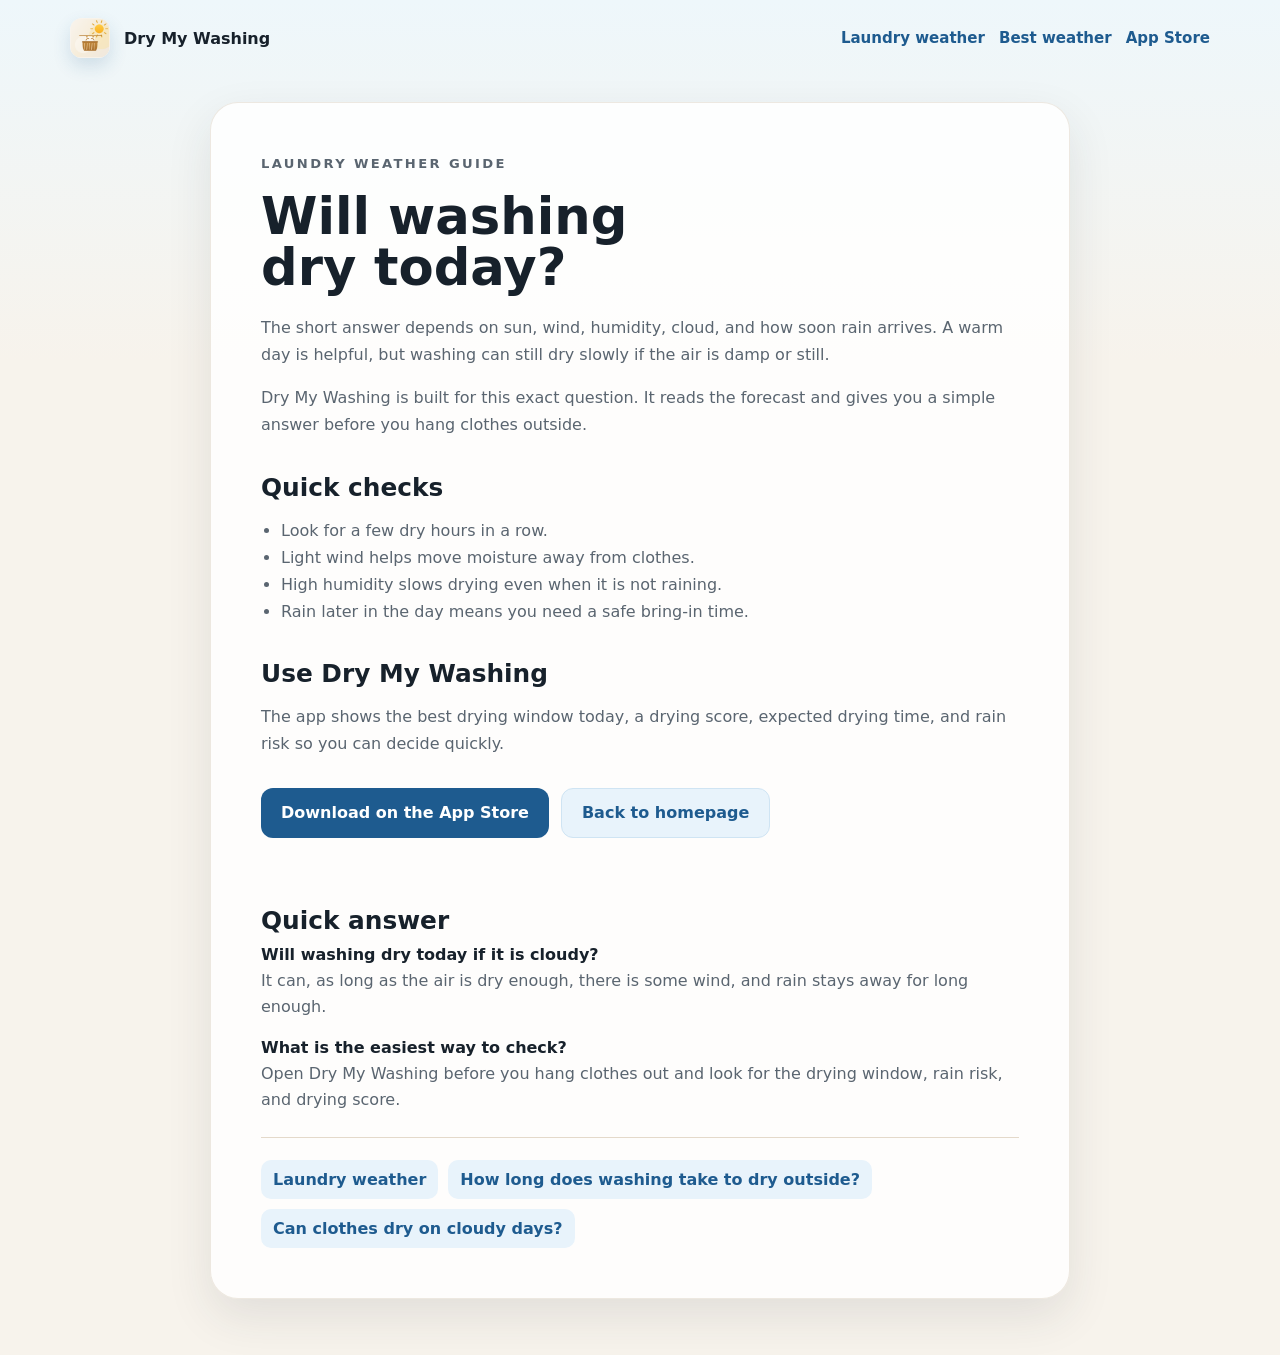
<file: docs/will-washing-dry-today/index.html>
<!doctype html>
<html lang="en">
<head>
  <meta charset="utf-8">
  <meta name="viewport" content="width=device-width, initial-scale=1">
  <title>Will washing dry today? | Dry My Washing</title>
  <meta name="description" content="Will washing dry today? Check the simple weather signals that matter for laundry, then use Dry My Washing for a clear drying window and rain risk.">
  <meta name="application-name" content="Dry My Washing">
  <meta name="apple-itunes-app" content="app-id=6762948256">
  <meta property="og:site_name" content="Dry My Washing">
  <meta property="og:title" content="Will washing dry today?">
  <meta property="og:description" content="A simple guide to deciding if washing will dry outside today, with Dry My Washing for fast local answers.">
  <meta property="og:type" content="article">
  <meta property="og:url" content="https://nhcottier.github.io/DryMyWashing/will-washing-dry-today/">
  <meta property="og:image" content="https://nhcottier.github.io/DryMyWashing/assets/good-window.png">
  <meta name="twitter:card" content="summary_large_image">
  <link rel="canonical" href="https://nhcottier.github.io/DryMyWashing/will-washing-dry-today/">
  <link rel="stylesheet" href="../styles.css">
</head>
<body>
  <header class="site-header">
    <a class="brand" href="../"><img class="brand-mark" src="../assets/app-icon.png" alt="" width="40" height="40"><span>Dry My Washing</span></a>
    <nav class="top-nav"><a href="../laundry-weather/">Laundry weather</a><a href="../best-weather-to-dry-clothes-outside/">Best weather</a><a href="https://apps.apple.com/nz/app/dry-my-washing/id6762948256?uo=4">App Store</a></nav>
  </header>
  <main class="article-main">
    <article class="article-page">
      <p class="eyebrow">Laundry weather guide</p>
      <h1>Will washing dry today?</h1>
      <p>The short answer depends on sun, wind, humidity, cloud, and how soon rain arrives. A warm day is helpful, but washing can still dry slowly if the air is damp or still.</p>
      <p>Dry My Washing is built for this exact question. It reads the forecast and gives you a simple answer before you hang clothes outside.</p>
      <h2>Quick checks</h2>
      <ul>
        <li>Look for a few dry hours in a row.</li>
        <li>Light wind helps move moisture away from clothes.</li>
        <li>High humidity slows drying even when it is not raining.</li>
        <li>Rain later in the day means you need a safe bring-in time.</li>
      </ul>
      <h2>Use Dry My Washing</h2>
      <p>The app shows the best drying window today, a drying score, expected drying time, and rain risk so you can decide quickly.</p>
      <div class="actions"><a class="button primary" href="https://apps.apple.com/nz/app/dry-my-washing/id6762948256?uo=4">Download on the App Store</a><a class="button secondary" href="../">Back to homepage</a></div>
      <section class="article-faq" aria-label="Will washing dry today FAQ">
        <h2>Quick answer</h2>
        <dl>
          <div>
            <dt>Will washing dry today if it is cloudy?</dt>
            <dd>It can, as long as the air is dry enough, there is some wind, and rain stays away for long enough.</dd>
          </div>
          <div>
            <dt>What is the easiest way to check?</dt>
            <dd>Open Dry My Washing before you hang clothes out and look for the drying window, rain risk, and drying score.</dd>
          </div>
        </dl>
      </section>
      <nav class="article-links" aria-label="Related guides">
        <a href="../laundry-weather/">Laundry weather</a>
        <a href="../how-long-does-washing-take-to-dry-outside/">How long does washing take to dry outside?</a>
        <a href="../can-clothes-dry-on-cloudy-days/">Can clothes dry on cloudy days?</a>
      </nav>
    </article>
  </main>
</body>
</html>
</file>
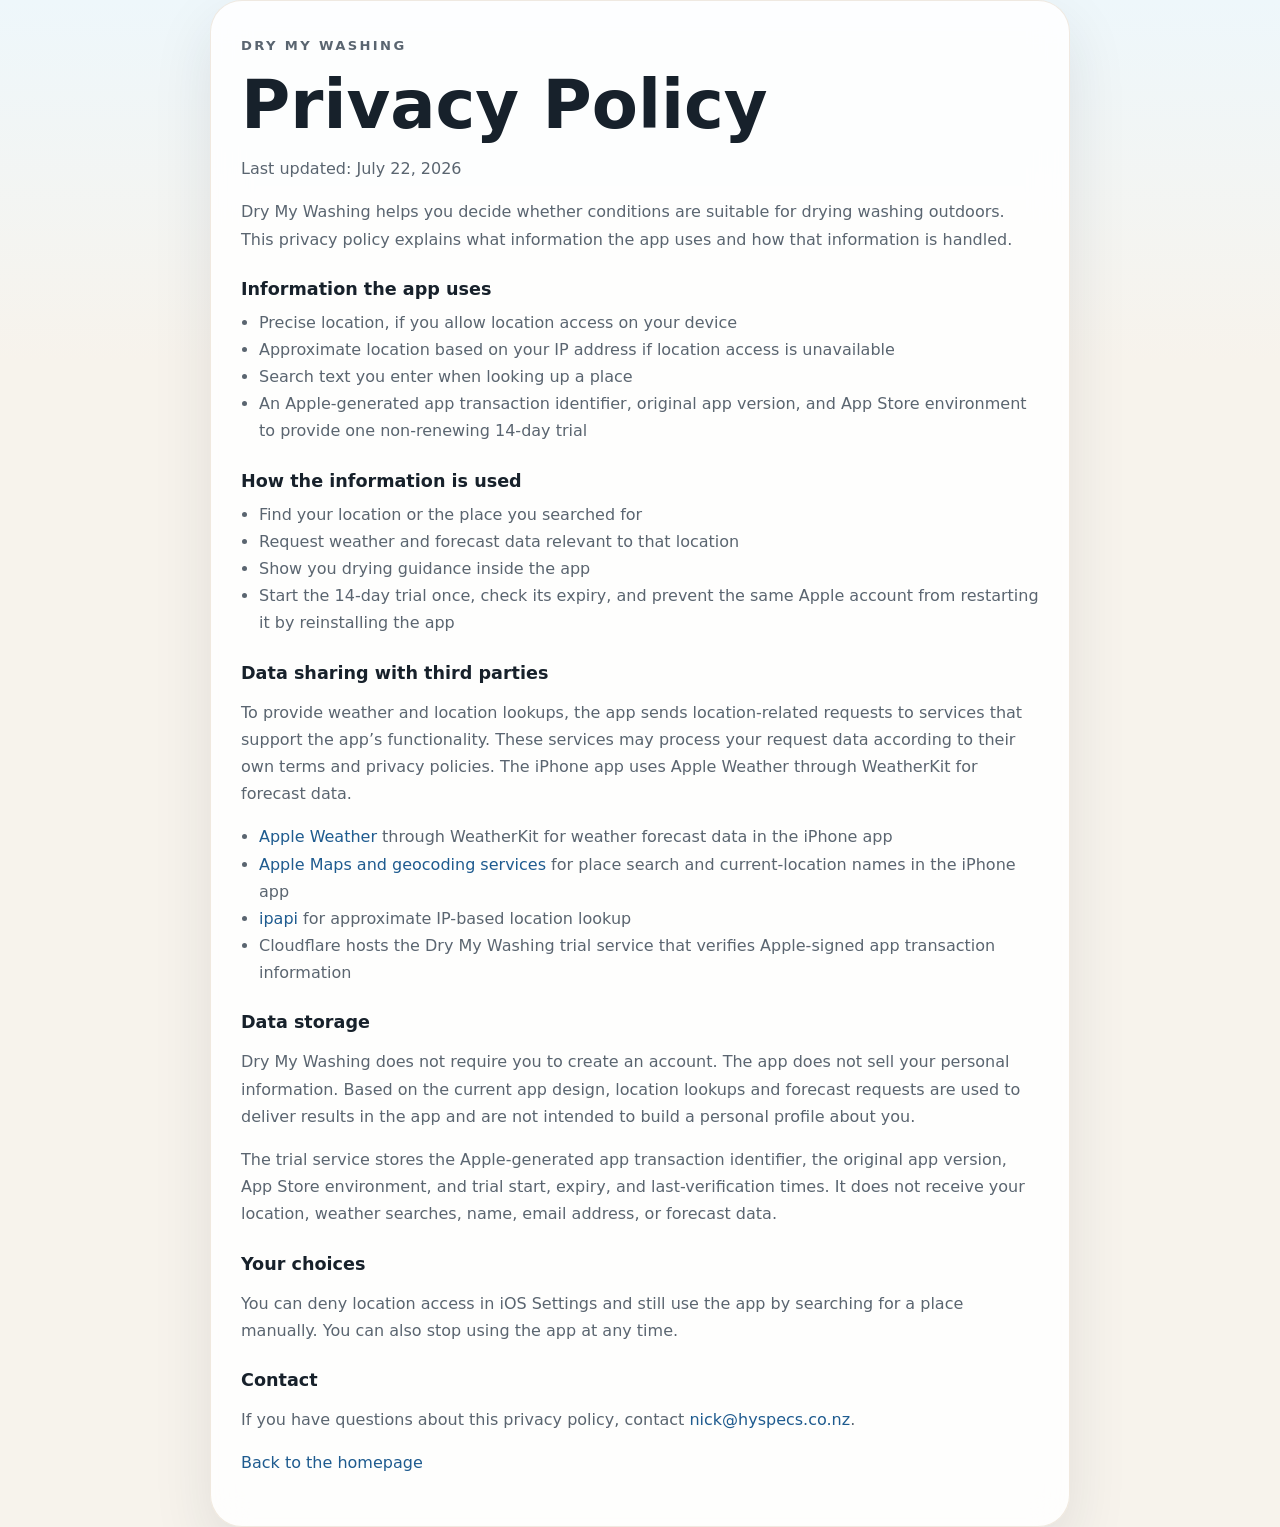
<file: docs/privacy.html>
<!doctype html>
<html lang="en">
<head>
  <meta charset="utf-8">
  <meta name="viewport" content="width=device-width, initial-scale=1">
  <title>Dry My Washing Privacy Policy</title>
  <link rel="stylesheet" href="./styles.css">
  <style>
    .policy-shell {
      max-width: 860px;
    }

    .policy-card {
      background: rgba(255, 255, 255, 0.86);
      border: 1px solid rgba(159, 110, 43, 0.14);
      border-radius: 32px;
      box-shadow: 0 24px 60px rgba(31, 42, 57, 0.10);
      backdrop-filter: blur(18px);
      padding: 34px 30px;
    }

    .policy-card h2 {
      margin: 26px 0 10px;
      font-size: 1.1rem;
    }

    .policy-card p,
    .policy-card li {
      color: var(--muted);
      line-height: 1.7;
    }

    .policy-card ul {
      margin: 0;
      padding-left: 18px;
    }
  </style>
</head>
<body>
  <main class="page-shell policy-shell">
    <section class="policy-card">
      <p class="eyebrow">Dry My Washing</p>
      <h1>Privacy Policy</h1>
      <p>Last updated: July 22, 2026</p>

      <p>
        Dry My Washing helps you decide whether conditions are suitable for drying washing outdoors.
        This privacy policy explains what information the app uses and how that information is handled.
      </p>

      <h2>Information the app uses</h2>
      <ul>
        <li>Precise location, if you allow location access on your device</li>
        <li>Approximate location based on your IP address if location access is unavailable</li>
        <li>Search text you enter when looking up a place</li>
        <li>An Apple-generated app transaction identifier, original app version, and App Store environment to provide one non-renewing 14-day trial</li>
      </ul>

      <h2>How the information is used</h2>
      <ul>
        <li>Find your location or the place you searched for</li>
        <li>Request weather and forecast data relevant to that location</li>
        <li>Show you drying guidance inside the app</li>
        <li>Start the 14-day trial once, check its expiry, and prevent the same Apple account from restarting it by reinstalling the app</li>
      </ul>

      <h2>Data sharing with third parties</h2>
      <p>
        To provide weather and location lookups, the app sends location-related requests to services
        that support the app&rsquo;s functionality. These services may process your request data according to their
        own terms and privacy policies. The iPhone app uses Apple Weather through WeatherKit for forecast data.
      </p>
      <ul>
        <li><a href="https://weatherkit.apple.com/legal-attribution.html">Apple Weather</a> through WeatherKit for weather forecast data in the iPhone app</li>
        <li><a href="https://www.apple.com/legal/privacy/data/en/apple-maps/">Apple Maps and geocoding services</a> for place search and current-location names in the iPhone app</li>
        <li><a href="https://ipapi.co/">ipapi</a> for approximate IP-based location lookup</li>
        <li>Cloudflare hosts the Dry My Washing trial service that verifies Apple-signed app transaction information</li>
      </ul>

      <h2>Data storage</h2>
      <p>
        Dry My Washing does not require you to create an account. The app does not sell your personal information.
        Based on the current app design, location lookups and forecast requests are used to deliver results in the app
        and are not intended to build a personal profile about you.
      </p>
      <p>
        The trial service stores the Apple-generated app transaction identifier, the original app version,
        App Store environment, and trial start, expiry, and last-verification times. It does not receive your
        location, weather searches, name, email address, or forecast data.
      </p>

      <h2>Your choices</h2>
      <p>
        You can deny location access in iOS Settings and still use the app by searching for a place manually.
        You can also stop using the app at any time.
      </p>

      <h2>Contact</h2>
      <p>
        If you have questions about this privacy policy, contact
        <a href="mailto:nick@hyspecs.co.nz">nick@hyspecs.co.nz</a>.
      </p>

      <p><a href="./index.html">Back to the homepage</a></p>
    </section>
  </main>
</body>
</html>
</file>
<file: docs/styles.css>
:root {
  color-scheme: light;
  --bg: #f7f3ec;
  --surface: #ffffff;
  --surface-soft: #fffaf2;
  --ink: #17212b;
  --muted: #5a6570;
  --line: #e4d9ca;
  --blue: #1e5b8f;
  --blue-soft: #e8f3fb;
  --green: #3d725d;
  --gold: #ad772d;
  --shadow: 0 18px 46px rgba(41, 48, 58, 0.10);
}

* {
  box-sizing: border-box;
}

html {
  scroll-behavior: smooth;
}

body {
  margin: 0;
  font-family: ui-rounded, "SF Pro Rounded", "Avenir Next", system-ui, sans-serif;
  color: var(--ink);
  background:
    linear-gradient(180deg, #eef7fb 0, var(--bg) 360px),
    var(--bg);
}

img {
  max-width: 100%;
}

a {
  color: var(--blue);
  text-decoration: none;
}

a:hover {
  text-decoration: underline;
}

.site-header,
.site-footer,
main {
  width: min(1140px, calc(100% - 32px));
  margin: 0 auto;
}

.site-header {
  display: flex;
  align-items: center;
  justify-content: space-between;
  gap: 18px;
  padding: 18px 0;
}

.brand,
.top-nav,
.site-footer nav {
  display: flex;
  align-items: center;
  gap: 14px;
}

.brand {
  color: var(--ink);
  font-weight: 800;
}

.brand:hover,
.top-nav a:hover,
.site-footer a:hover {
  text-decoration: none;
}

.brand-mark {
  width: 40px;
  height: 40px;
  border-radius: 12px;
  display: block;
  box-shadow: 0 8px 18px rgba(31, 91, 143, 0.16);
}

.top-nav {
  flex-wrap: wrap;
  justify-content: flex-end;
  font-weight: 700;
  font-size: 0.94rem;
}

.hero {
  display: grid;
  grid-template-columns: minmax(0, 1fr) minmax(270px, 0.62fr);
  gap: 28px;
  align-items: center;
  padding: 24px 0 28px;
}

.hero-copy,
.hero-media,
.review-card,
.feature-strip article,
.conversion-panel,
.faq-grid article,
.article-page,
.guide-section {
  background: rgba(255, 255, 255, 0.84);
  border: 1px solid rgba(158, 132, 96, 0.18);
  box-shadow: var(--shadow);
  min-width: 0;
}

.hero-copy {
  padding: clamp(28px, 5vw, 54px);
  border-radius: 30px;
}

.eyebrow {
  margin: 0 0 16px;
  color: var(--gold);
  font-size: 0.82rem;
  font-weight: 900;
  letter-spacing: 0.18em;
  text-transform: uppercase;
}

h1,
h2,
h3,
p {
  text-wrap: pretty;
}

h1 {
  margin: 0;
  max-width: 13ch;
  font-size: clamp(2.55rem, 5.25vw, 4.35rem);
  line-height: 0.98;
  letter-spacing: 0;
}

.lead {
  margin: 24px 0 0;
  max-width: 700px;
  color: var(--muted);
  font-size: clamp(1.15rem, 2.3vw, 1.55rem);
  line-height: 1.48;
}

.actions {
  display: flex;
  flex-wrap: wrap;
  gap: 12px;
  margin-top: 30px;
}

.button {
  display: inline-flex;
  align-items: center;
  justify-content: center;
  min-height: 50px;
  padding: 0 20px;
  border-radius: 12px;
  font-weight: 850;
  line-height: 1.1;
}

.button:hover {
  text-decoration: none;
}

.button.primary {
  color: #fff;
  background: var(--blue);
}

.button.secondary {
  color: var(--blue);
  background: var(--blue-soft);
  border: 1px solid #cfe4f3;
}

.quick-proof {
  display: flex;
  flex-wrap: wrap;
  gap: 10px;
  margin: 18px 0 0;
  padding: 0;
  list-style: none;
  color: var(--muted);
  font-size: 0.94rem;
  font-weight: 750;
}

.quick-proof li {
  padding: 8px 10px;
  border: 1px solid var(--line);
  border-radius: 999px;
  background: var(--surface-soft);
}

.hero-media {
  display: grid;
  place-items: center;
  padding: 20px;
  border-radius: 28px;
}

.hero-media img,
.screenshot-band img {
  display: block;
  border-radius: 24px;
  box-shadow: 0 16px 34px rgba(38, 51, 65, 0.14);
}

.hero-media img {
  max-height: 540px;
  object-fit: contain;
}

.review-section {
  margin: 2px 0 30px;
}

.review-card {
  display: grid;
  gap: 16px;
  padding: clamp(22px, 4vw, 34px);
  border-radius: 22px;
  background:
    linear-gradient(135deg, rgba(255, 255, 255, 0.90), rgba(255, 250, 242, 0.86));
}

.review-rating {
  display: flex;
  flex-wrap: wrap;
  align-items: center;
  gap: 12px;
  color: var(--gold);
  font-size: 0.95rem;
  font-weight: 900;
  letter-spacing: 0.08em;
  text-transform: uppercase;
}

.review-rating span:first-child {
  color: #d59a30;
  font-size: 1.1rem;
  letter-spacing: 0.06em;
}

.review-card blockquote {
  margin: 0;
}

.review-card p {
  max-width: 900px;
  margin: 0;
  color: var(--ink);
  font-size: clamp(1.35rem, 2.6vw, 2.2rem);
  font-weight: 850;
  line-height: 1.22;
}

.feature-strip {
  display: grid;
  grid-template-columns: repeat(6, minmax(0, 1fr));
  gap: 14px;
  margin: 10px 0 34px;
}

.feature-strip article {
  min-height: 220px;
  border-radius: 18px;
  padding: 18px;
}

.feature-strip span {
  color: var(--green);
  font-size: 0.82rem;
  font-weight: 900;
}

.feature-strip h2 {
  margin: 36px 0 10px;
  font-size: 1.18rem;
  line-height: 1.12;
}

.feature-strip p,
.content-grid p,
.faq-grid p,
.article-page p,
.article-page li {
  color: var(--muted);
  line-height: 1.68;
}

.screenshot-band {
  display: grid;
  grid-template-columns: repeat(4, minmax(0, 1fr));
  gap: 14px;
  align-items: start;
  margin: 34px 0;
}

.conversion-panel {
  display: flex;
  align-items: center;
  justify-content: space-between;
  gap: 24px;
  margin: 34px 0;
  padding: clamp(22px, 4vw, 34px);
  border-radius: 22px;
}

.conversion-panel h2 {
  margin: 0;
  font-size: clamp(1.75rem, 3vw, 2.5rem);
  line-height: 1.05;
}

.conversion-panel p {
  max-width: 680px;
  margin: 12px 0 0;
  color: var(--muted);
  line-height: 1.62;
}

.content-grid {
  display: grid;
  grid-template-columns: minmax(0, 0.8fr) minmax(0, 1fr);
  gap: 44px;
  padding: 46px 0;
  border-top: 1px solid var(--line);
  border-bottom: 1px solid var(--line);
}

.content-grid h2,
.section-head h2,
.article-page h1 {
  margin: 0;
  font-size: clamp(2rem, 4vw, 3.4rem);
  line-height: 1;
  letter-spacing: 0;
}

.guide-section,
.faq-section {
  margin: 34px 0;
  border-radius: 24px;
  padding: clamp(24px, 4vw, 40px);
}

.section-head {
  max-width: 740px;
}

.guide-grid {
  display: grid;
  grid-template-columns: repeat(auto-fit, minmax(210px, 1fr));
  gap: 12px;
  margin-top: 24px;
}

.guide-grid a {
  display: block;
  min-height: 92px;
  padding: 18px;
  border: 1px solid var(--line);
  border-radius: 14px;
  color: var(--ink);
  background: var(--surface-soft);
  font-weight: 850;
}

.guide-grid a:hover {
  text-decoration: none;
  border-color: #b9d5e8;
}

.faq-grid {
  display: grid;
  grid-template-columns: repeat(4, minmax(0, 1fr));
  gap: 14px;
  margin-top: 24px;
}

.faq-grid article {
  border-radius: 18px;
  padding: 20px;
}

.faq-grid h3 {
  margin: 0 0 10px;
  font-size: 1.08rem;
  line-height: 1.22;
}

.site-footer {
  display: flex;
  justify-content: space-between;
  gap: 18px;
  padding: 28px 0 42px;
  border-top: 1px solid var(--line);
  color: var(--muted);
}

.article-main {
  padding: 26px 0 56px;
}

.article-page {
  max-width: 860px;
  margin: 0 auto;
  padding: clamp(24px, 5vw, 50px);
  border-radius: 28px;
}

.article-page h1 {
  max-width: 12ch;
  margin-bottom: 22px;
}

.article-page h2 {
  margin: 34px 0 10px;
  font-size: 1.55rem;
}

.article-page ul {
  padding-left: 20px;
}

.article-faq {
  margin-top: 30px;
  padding-top: 4px;
}

.article-faq dl {
  display: grid;
  gap: 18px;
  margin: 0;
}

.article-faq dt {
  margin: 0 0 4px;
  font-weight: 850;
}

.article-faq dd {
  margin: 0;
  color: var(--muted);
  line-height: 1.62;
}

.article-links {
  display: flex;
  flex-wrap: wrap;
  gap: 10px;
  margin-top: 24px;
  padding-top: 22px;
  border-top: 1px solid var(--line);
}

.article-links a {
  padding: 10px 12px;
  border-radius: 10px;
  background: var(--blue-soft);
  font-weight: 800;
}

@media (max-width: 1080px) {
  .feature-strip,
  .faq-grid {
    grid-template-columns: repeat(2, minmax(0, 1fr));
  }
}

@media (max-width: 820px) {
  .site-header,
  .site-footer {
    align-items: flex-start;
    flex-direction: column;
  }

  .hero,
  .content-grid,
  .screenshot-band {
    grid-template-columns: 1fr;
  }

  .conversion-panel {
    display: grid;
  }

  .hero {
    min-height: auto;
    padding-top: 18px;
  }

  h1 {
    max-width: 12ch;
  }
}

@media (max-width: 560px) {
  .site-header,
  .site-footer,
  main {
    width: min(1140px, calc(100% - 24px));
  }

  .top-nav {
    justify-content: flex-start;
  }

  .hero-copy,
  .article-page {
    border-radius: 22px;
  }

  .eyebrow {
    font-size: 0.74rem;
    letter-spacing: 0.12em;
    line-height: 1.35;
  }

  .actions,
  .button,
  .feature-strip,
  .faq-grid {
    display: grid;
    grid-template-columns: 1fr;
  }

  .button {
    width: 100%;
  }
}
</file>
